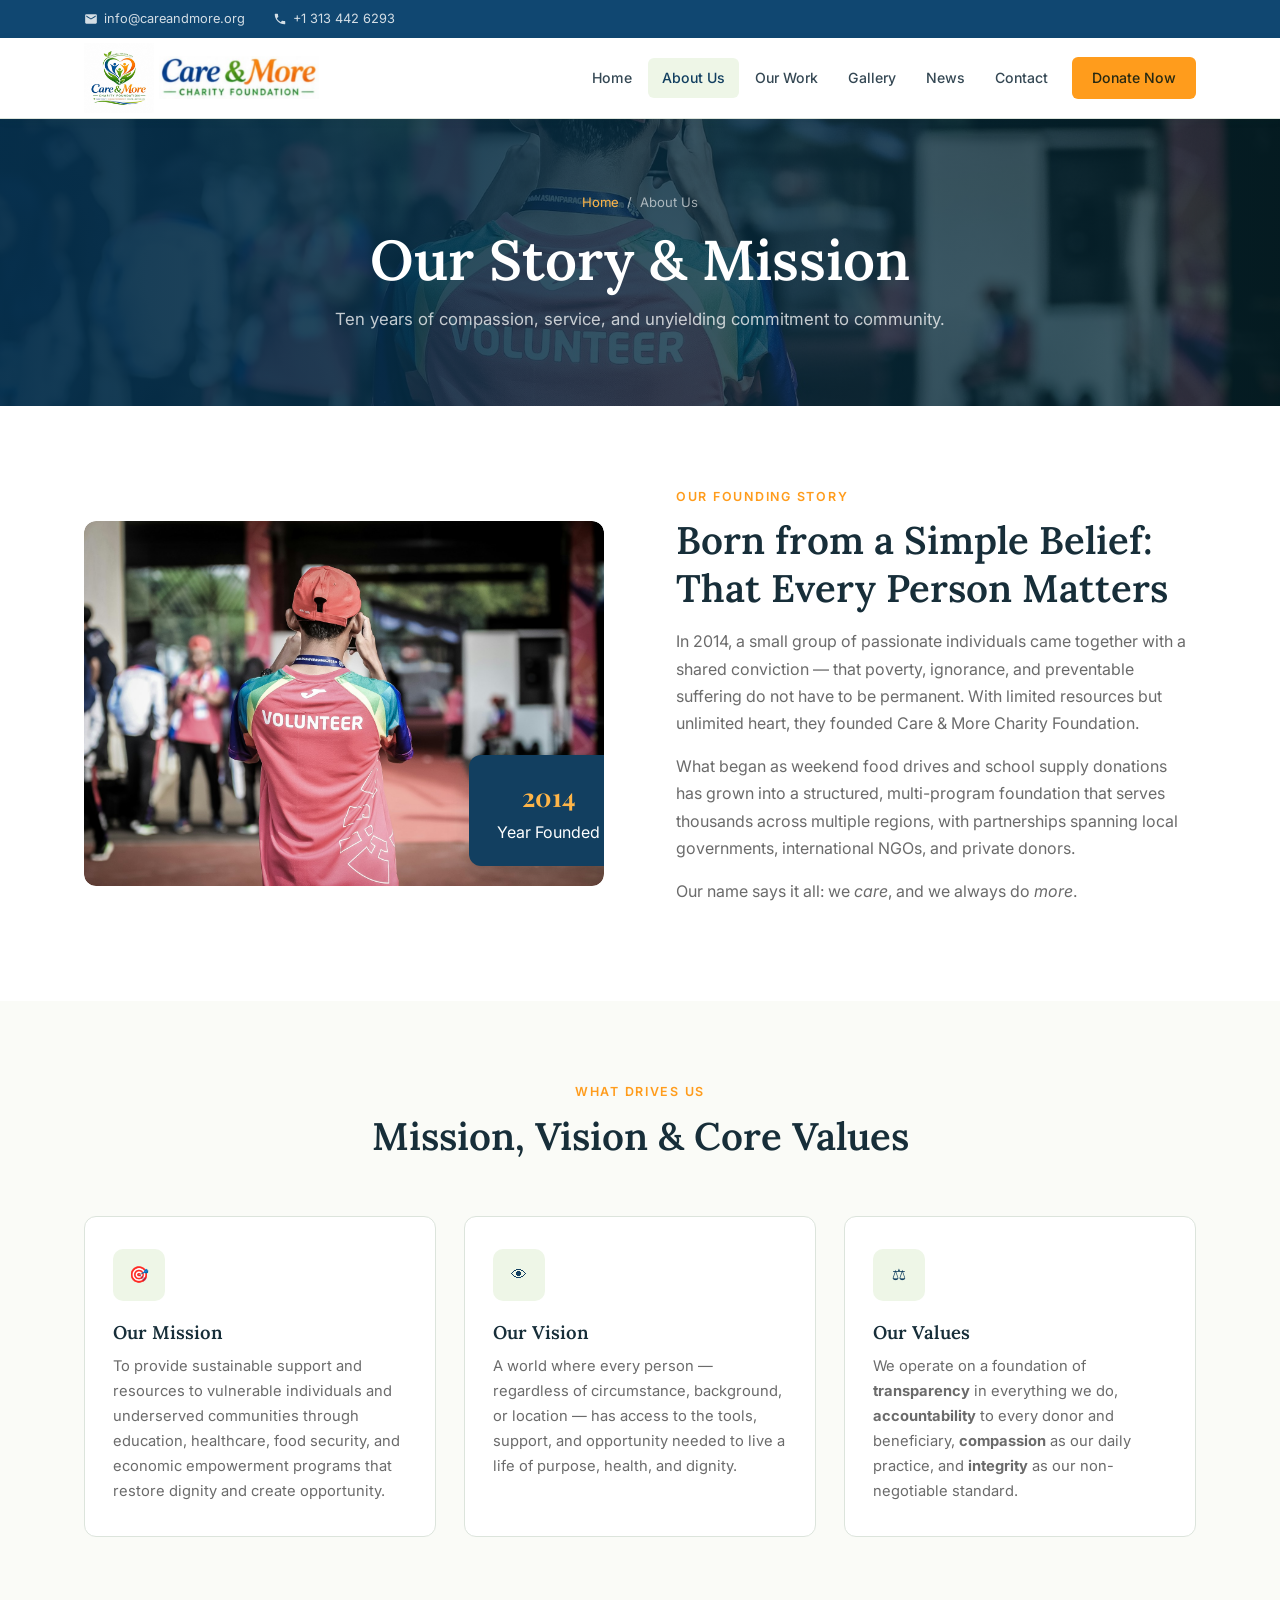
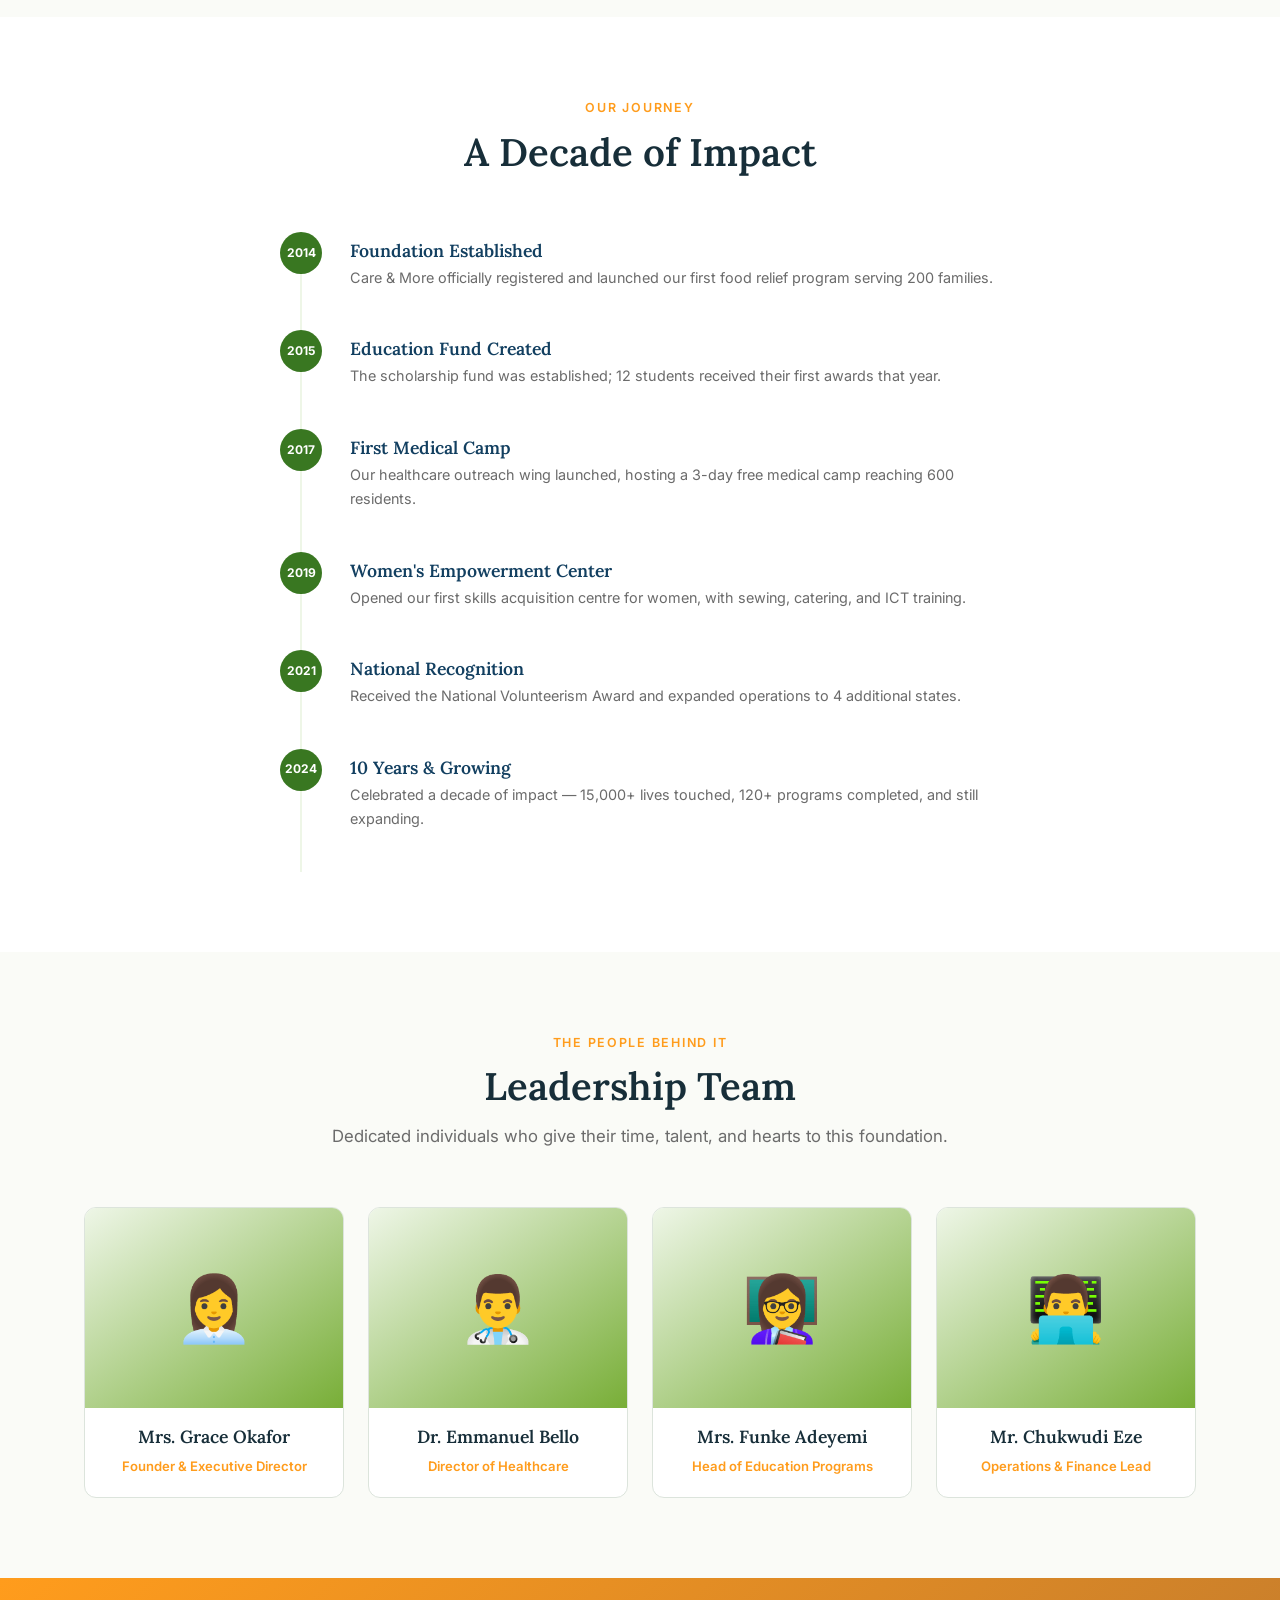
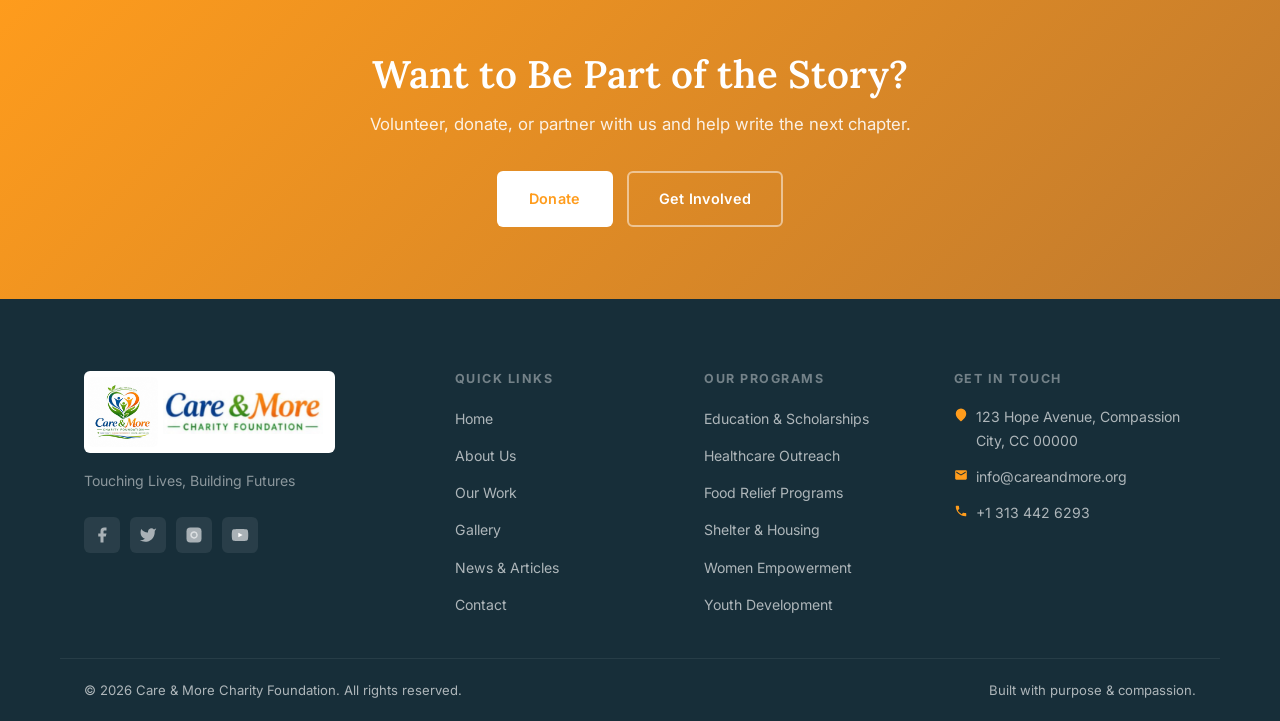
<file: about.html>
<!DOCTYPE html>

<html lang="en">
<head>
<meta charset="utf-8"/>
<meta content="width=device-width, initial-scale=1.0" name="viewport"/>
<title>About Us — Care &amp; More Charity Foundation</title>
<meta content="Learn the story, mission, and team behind Care &amp; More Charity Foundation." name="description"/>
<link href="https://fonts.googleapis.com" rel="preconnect"/>
<link href="https://fonts.googleapis.com/css2?family=Lora:ital,wght@0,400;0,600;1,400&amp;family=Inter:wght@400;500;600&amp;family=Playfair+Display:wght@700&amp;display=swap" rel="stylesheet"/>
<link href="assets/css/main.css" rel="stylesheet"/>
</head>
<body class="page-about">
<!-- Top bar -->
<div class="topbar">
<div class="topbar-inner">
<span><svg fill="currentColor" height="14" viewbox="0 0 24 24" width="14"><path d="M20 4H4c-1.1 0-2 .9-2 2v12c0 1.1.9 2 2 2h16c1.1 0 2-.9 2-2V6c0-1.1-.9-2-2-2zm0 4l-8 5-8-5V6l8 5 8-5v2z"></path></svg> info@careandmore.org</span>
<span><svg fill="currentColor" height="14" viewbox="0 0 24 24" width="14"><path d="M6.6 10.8c1.4 2.8 3.8 5.1 6.6 6.6l2.2-2.2c.3-.3.7-.4 1-.2 1.1.4 2.3.6 3.6.6.6 0 1 .4 1 1V20c0 .6-.4 1-1 1-9.4 0-17-7.6-17-17 0-.6.4-1 1-1h3.5c.6 0 1 .4 1 1 0 1.3.2 2.5.6 3.6.1.3 0 .7-.2 1L6.6 10.8z"></path></svg> <a href="tel:+13134426293">+1 313 442 6293</a></span>
</div>
</div>
<!-- Main nav -->
<header class="site-header">
<div class="header-inner">
<a class="logo-link" href="index.html"><img class="foundation-logo" src="assets/images/logo.png" alt=""><img class="foundation-name" src="assets/images/foundation-name.png" alt="Care &amp; More Charity Foundation — home"></a>
<button aria-label="Open menu" class="nav-toggle" onclick="document.body.classList.toggle('nav-open')">
<span></span><span></span><span></span>
</button>
<nav class="main-nav" role="navigation">
<a class="" href="index.html">Home</a>
<a class="active" href="about.html">About Us</a>
<a class="" href="services.html">Our Work</a>
<a class="" href="gallery.html">Gallery</a>
<a class="" href="news.html">News</a>
<a class="" href="contact.html">Contact</a>
<a class="nav-donate" href="donate.html">Donate Now</a>
</nav>
</div>
</header>
<div class="page-hero">
<div class="container">
<div class="breadcrumb"><a href="index.html">Home</a> <span>/</span> About Us</div>
<h1>Our Story &amp; Mission</h1>
<p>Ten years of compassion, service, and unyielding commitment to community.</p>
</div>
</div>
<!-- Mission & Vision -->
<section class="section">
<div class="container">
<div class="about-grid">
<div class="about-img-wrap">
<img alt="Volunteer helping at a community gathering" class="story-image" loading="lazy" src="assets/images/volunteers.jpg"/>
<div class="about-accent">
<strong style="color:var(--amber-light)">2014</strong>
<span>Year Founded</span>
</div>
</div>
<div class="about-content">
<span class="section-eyebrow">Our Founding Story</span>
<h2>Born from a Simple Belief: That Every Person Matters</h2>
<p>In 2014, a small group of passionate individuals came together with a shared conviction — that poverty, ignorance, and preventable suffering do not have to be permanent. With limited resources but unlimited heart, they founded Care &amp; More Charity Foundation.</p>
<p>What began as weekend food drives and school supply donations has grown into a structured, multi-program foundation that serves thousands across multiple regions, with partnerships spanning local governments, international NGOs, and private donors.</p>
<p>Our name says it all: we <em>care</em>, and we always do <em>more</em>.</p>
</div>
</div>
</div>
</section>
<!-- Mission / Vision / Values Cards -->
<section class="section section-alt">
<div class="container">
<div class="section-header">
<span class="section-eyebrow">What Drives Us</span>
<h2>Mission, Vision &amp; Core Values</h2>
</div>
<div class="services-grid">
<div class="service-card">
<div class="service-icon">🎯</div>
<h3>Our Mission</h3>
<p>To provide sustainable support and resources to vulnerable individuals and underserved communities through education, healthcare, food security, and economic empowerment programs that restore dignity and create opportunity.</p>
</div>
<div class="service-card">
<div class="service-icon">👁</div>
<h3>Our Vision</h3>
<p>A world where every person — regardless of circumstance, background, or location — has access to the tools, support, and opportunity needed to live a life of purpose, health, and dignity.</p>
</div>
<div class="service-card">
<div class="service-icon">⚖️</div>
<h3>Our Values</h3>
<p>We operate on a foundation of <strong>transparency</strong> in everything we do, <strong>accountability</strong> to every donor and beneficiary, <strong>compassion</strong> as our daily practice, and <strong>integrity</strong> as our non-negotiable standard.</p>
</div>
</div>
</div>
</section>
<!-- Timeline -->
<section class="section">
<div class="container">
<div class="section-header">
<span class="section-eyebrow">Our Journey</span>
<h2>A Decade of Impact</h2>
</div>
<div class="timeline">
<div class="timeline-item">
<div class="timeline-dot">2014</div>
<div class="timeline-content" style="padding-top:8px">
<h4>Foundation Established</h4>
<p>Care &amp; More officially registered and launched our first food relief program serving 200 families.</p>
</div>
</div>
<div class="timeline-item">
<div class="timeline-dot">2015</div>
<div class="timeline-content" style="padding-top:8px">
<h4>Education Fund Created</h4>
<p>The scholarship fund was established; 12 students received their first awards that year.</p>
</div>
</div>
<div class="timeline-item">
<div class="timeline-dot">2017</div>
<div class="timeline-content" style="padding-top:8px">
<h4>First Medical Camp</h4>
<p>Our healthcare outreach wing launched, hosting a 3-day free medical camp reaching 600 residents.</p>
</div>
</div>
<div class="timeline-item">
<div class="timeline-dot">2019</div>
<div class="timeline-content" style="padding-top:8px">
<h4>Women's Empowerment Center</h4>
<p>Opened our first skills acquisition centre for women, with sewing, catering, and ICT training.</p>
</div>
</div>
<div class="timeline-item">
<div class="timeline-dot">2021</div>
<div class="timeline-content" style="padding-top:8px">
<h4>National Recognition</h4>
<p>Received the National Volunteerism Award and expanded operations to 4 additional states.</p>
</div>
</div>
<div class="timeline-item">
<div class="timeline-dot">2024</div>
<div class="timeline-content" style="padding-top:8px">
<h4>10 Years &amp; Growing</h4>
<p>Celebrated a decade of impact — 15,000+ lives touched, 120+ programs completed, and still expanding.</p>
</div>
</div>
</div>
</div>
</section>
<!-- Team -->
<section class="section section-alt">
<div class="container">
<div class="section-header">
<span class="section-eyebrow">The People Behind It</span>
<h2>Leadership Team</h2>
<p>Dedicated individuals who give their time, talent, and hearts to this foundation.</p>
</div>
<div class="team-grid">
<div class="team-card">
<div class="team-avatar">👩‍💼</div>
<div class="team-info">
<h4>Mrs. Grace Okafor</h4>
<span>Founder &amp; Executive Director</span>
</div>
</div>
<div class="team-card">
<div class="team-avatar">👨‍⚕️</div>
<div class="team-info">
<h4>Dr. Emmanuel Bello</h4>
<span>Director of Healthcare</span>
</div>
</div>
<div class="team-card">
<div class="team-avatar">👩‍🏫</div>
<div class="team-info">
<h4>Mrs. Funke Adeyemi</h4>
<span>Head of Education Programs</span>
</div>
</div>
<div class="team-card">
<div class="team-avatar">👨‍💻</div>
<div class="team-info">
<h4>Mr. Chukwudi Eze</h4>
<span>Operations &amp; Finance Lead</span>
</div>
</div>
</div>
</div>
</section>
<section class="donate-cta">
<div class="container">
<h2>Want to Be Part of the Story?</h2>
<p>Volunteer, donate, or partner with us and help write the next chapter.</p>
<div style="display:flex;gap:14px;justify-content:center;flex-wrap:wrap">
<a class="btn" href="donate.html" style="background:var(--white);color:var(--amber)">Donate</a>
<a class="btn btn-outline" href="contact.html">Get Involved</a>
</div>
</div>
</section>
<footer class="site-footer">
<div class="footer-grid">
<div class="footer-brand">
<a class="logo-link footer-logo" href="index.html"><img class="foundation-logo" src="assets/images/logo.png" alt=""><img class="foundation-name" src="assets/images/foundation-name.png" alt="Care &amp; More Charity Foundation — home"></a>
<p>Touching Lives, Building Futures</p>
<div class="social-links">
<a aria-label="Facebook" class="social-btn" href="#">
<svg fill="currentColor" height="18" viewbox="0 0 24 24" width="18"><path d="M18 2h-3a5 5 0 0 0-5 5v3H7v4h3v8h4v-8h3l1-4h-4V7a1 1 0 0 1 1-1h3z"></path></svg>
</a>
<a aria-label="Twitter" class="social-btn" href="#">
<svg fill="currentColor" height="18" viewbox="0 0 24 24" width="18"><path d="M23 3a10.9 10.9 0 0 1-3.14 1.53 4.48 4.48 0 0 0-7.86 3v1A10.66 10.66 0 0 1 3 4s-4 9 5 13a11.64 11.64 0 0 1-7 2c9 5 20 0 20-11.5a4.5 4.5 0 0 0-.08-.83A7.72 7.72 0 0 0 23 3z"></path></svg>
</a>
<a aria-label="Instagram" class="social-btn" href="#">
<svg fill="currentColor" height="18" viewbox="0 0 24 24" width="18"><rect height="20" rx="5" ry="5" width="20" x="2" y="2"></rect><path d="M16 11.37A4 4 0 1 1 12.63 8 4 4 0 0 1 16 11.37z" fill="none" stroke="currentColor" stroke-width="2"></path><line stroke="currentColor" stroke-width="2" x1="17.5" x2="17.51" y1="6.5" y2="6.5"></line></svg>
</a>
<a aria-label="YouTube" class="social-btn" href="#">
<svg fill="currentColor" height="18" viewbox="0 0 24 24" width="18"><path d="M22.54 6.42a2.78 2.78 0 0 0-1.95-1.96C18.88 4 12 4 12 4s-6.88 0-8.59.46a2.78 2.78 0 0 0-1.95 1.96A29 29 0 0 0 1 12a29 29 0 0 0 .46 5.58A2.78 2.78 0 0 0 3.41 19.6C5.12 20 12 20 12 20s6.88 0 8.59-.4a2.78 2.78 0 0 0 1.95-1.95A29 29 0 0 0 23 12a29 29 0 0 0-.46-5.58z"></path><polygon fill="white" points="9.75 15.02 15.5 12 9.75 8.98 9.75 15.02"></polygon></svg>
</a>
</div>
</div>
<div class="footer-col">
<h4>Quick Links</h4>
<ul>
<li><a href="index.html">Home</a></li>
<li><a href="about.html">About Us</a></li>
<li><a href="services.html">Our Work</a></li>
<li><a href="gallery.html">Gallery</a></li>
<li><a href="news.html">News &amp; Articles</a></li>
<li><a href="contact.html">Contact</a></li>
</ul>
</div>
<div class="footer-col">
<h4>Our Programs</h4>
<ul>
<li><a href="#">Education &amp; Scholarships</a></li>
<li><a href="#">Healthcare Outreach</a></li>
<li><a href="#">Food Relief Programs</a></li>
<li><a href="#">Shelter &amp; Housing</a></li>
<li><a href="#">Women Empowerment</a></li>
<li><a href="#">Youth Development</a></li>
</ul>
</div>
<div class="footer-col">
<h4>Get in Touch</h4>
<address>
<p><svg fill="currentColor" height="14" viewbox="0 0 24 24" width="14"><path d="M21 10c0 7-9 13-9 13s-9-6-9-13a9 9 0 0 1 18 0z"></path><circle cx="12" cy="10" r="3"></circle></svg> 123 Hope Avenue, Compassion City, CC 00000</p>
<p><svg fill="currentColor" height="14" viewbox="0 0 24 24" width="14"><path d="M20 4H4c-1.1 0-2 .9-2 2v12c0 1.1.9 2 2 2h16c1.1 0 2-.9 2-2V6c0-1.1-.9-2-2-2zm0 4l-8 5-8-5V6l8 5 8-5v2z"></path></svg> info@careandmore.org</p>
<p><svg fill="currentColor" height="14" viewbox="0 0 24 24" width="14"><path d="M6.6 10.8c1.4 2.8 3.8 5.1 6.6 6.6l2.2-2.2c.3-.3.7-.4 1-.2 1.1.4 2.3.6 3.6.6.6 0 1 .4 1 1V20c0 .6-.4 1-1 1-9.4 0-17-7.6-17-17 0-.6.4-1 1-1h3.5c.6 0 1 .4 1 1 0 1.3.2 2.5.6 3.6.1.3 0 .7-.2 1L6.6 10.8z"></path></svg> <a href="tel:+13134426293">+1 313 442 6293</a></p>
</address>
</div>
</div>
<div class="footer-bottom">
<p>© 2026 Care &amp; More Charity Foundation. All rights reserved.</p>
<p>Built with purpose &amp; compassion.</p>
</div>
</footer>
<script src="assets/js/main.js"></script>
</body>
</html>
</file>
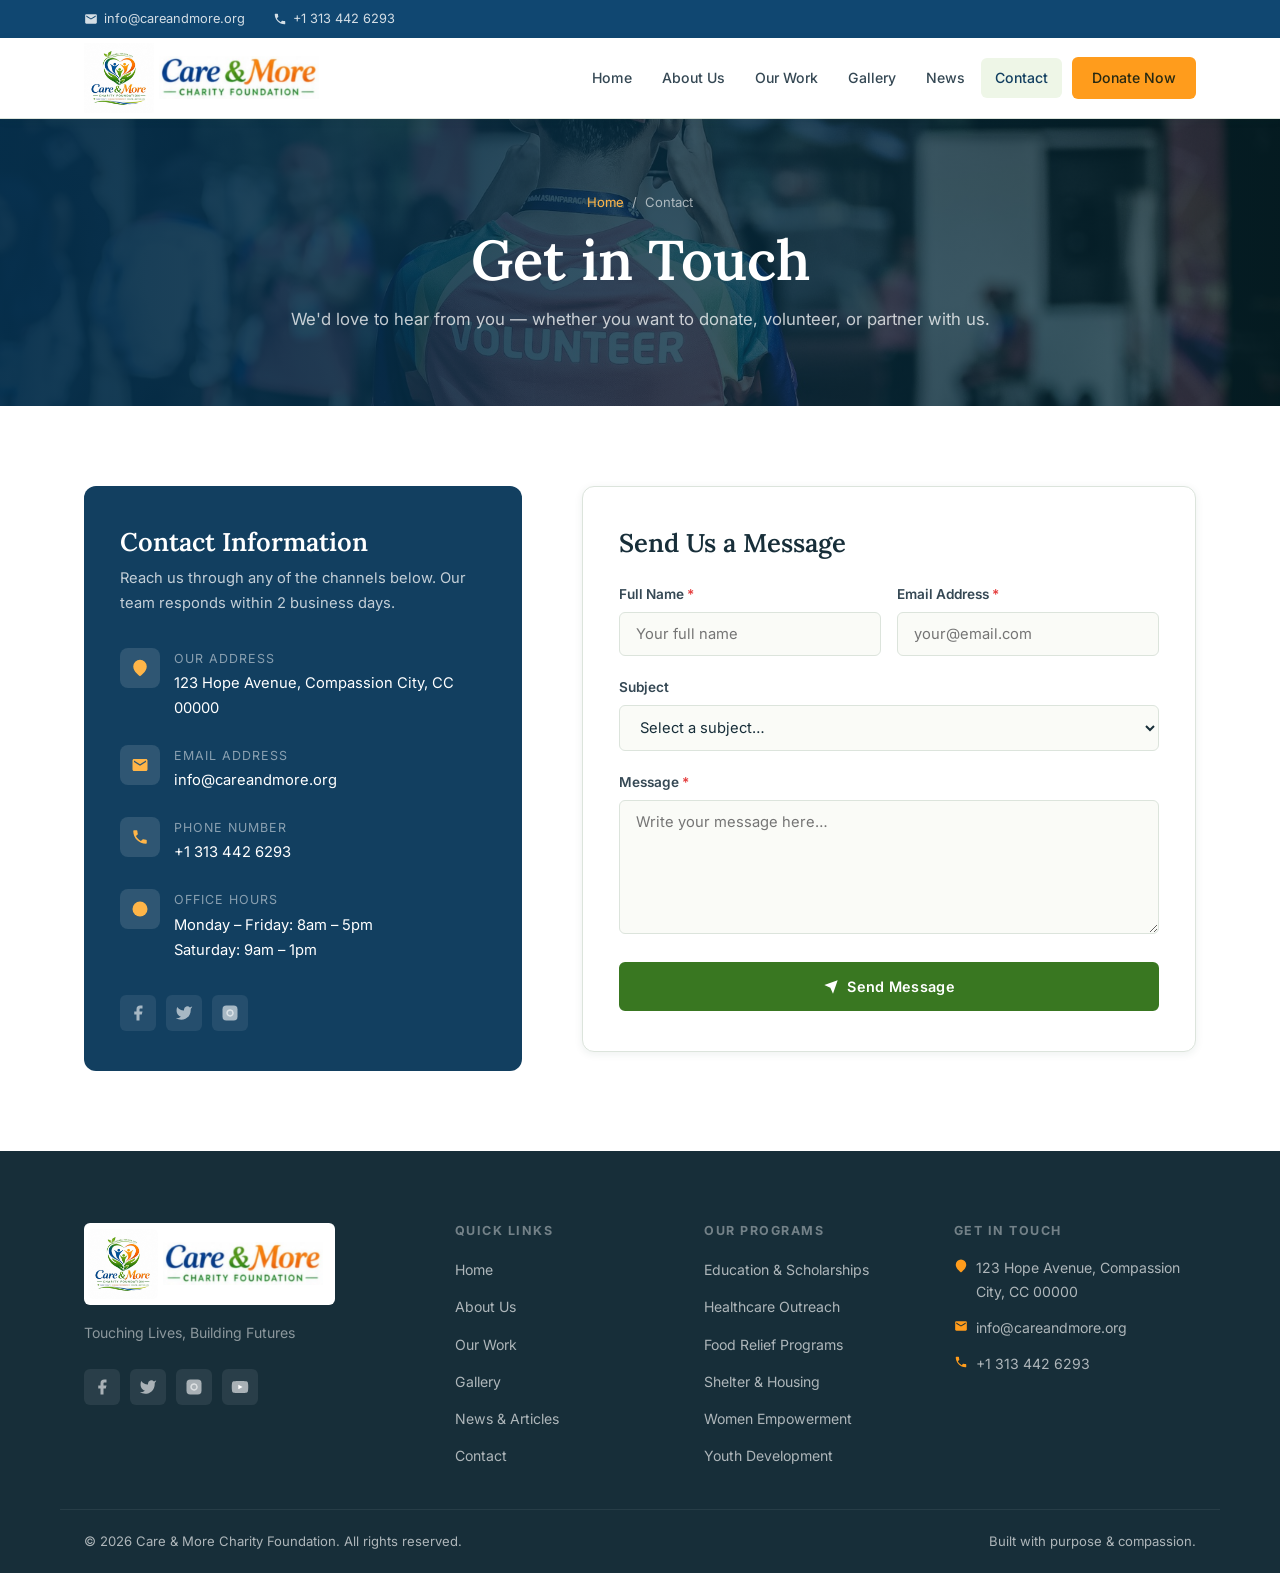
<file: contact.html>
<!DOCTYPE html>

<html lang="en">
<head>
<meta charset="utf-8"/>
<meta content="width=device-width, initial-scale=1.0" name="viewport"/>
<title>Contact Us — Care &amp; More Charity Foundation</title>
<meta content="Get in touch with Care &amp; More Charity Foundation." name="description"/>
<link href="https://fonts.googleapis.com" rel="preconnect"/>
<link href="https://fonts.googleapis.com/css2?family=Lora:ital,wght@0,400;0,600;1,400&amp;family=Inter:wght@400;500;600&amp;family=Playfair+Display:wght@700&amp;display=swap" rel="stylesheet"/>
<link href="assets/css/main.css" rel="stylesheet"/>
</head>
<body class="page-contact">
<!-- Top bar -->
<div class="topbar">
<div class="topbar-inner">
<span><svg fill="currentColor" height="14" viewbox="0 0 24 24" width="14"><path d="M20 4H4c-1.1 0-2 .9-2 2v12c0 1.1.9 2 2 2h16c1.1 0 2-.9 2-2V6c0-1.1-.9-2-2-2zm0 4l-8 5-8-5V6l8 5 8-5v2z"></path></svg> info@careandmore.org</span>
<span><svg fill="currentColor" height="14" viewbox="0 0 24 24" width="14"><path d="M6.6 10.8c1.4 2.8 3.8 5.1 6.6 6.6l2.2-2.2c.3-.3.7-.4 1-.2 1.1.4 2.3.6 3.6.6.6 0 1 .4 1 1V20c0 .6-.4 1-1 1-9.4 0-17-7.6-17-17 0-.6.4-1 1-1h3.5c.6 0 1 .4 1 1 0 1.3.2 2.5.6 3.6.1.3 0 .7-.2 1L6.6 10.8z"></path></svg> <a href="tel:+13134426293">+1 313 442 6293</a></span>
</div>
</div>
<!-- Main nav -->
<header class="site-header">
<div class="header-inner">
<a class="logo-link" href="index.html"><img class="foundation-logo" src="assets/images/logo.png" alt=""><img class="foundation-name" src="assets/images/foundation-name.png" alt="Care &amp; More Charity Foundation — home"></a>
<button aria-label="Open menu" class="nav-toggle" onclick="document.body.classList.toggle('nav-open')">
<span></span><span></span><span></span>
</button>
<nav class="main-nav" role="navigation">
<a class="" href="index.html">Home</a>
<a class="" href="about.html">About Us</a>
<a class="" href="services.html">Our Work</a>
<a class="" href="gallery.html">Gallery</a>
<a class="" href="news.html">News</a>
<a class="active" href="contact.html">Contact</a>
<a class="nav-donate" href="donate.html">Donate Now</a>
</nav>
</div>
</header>
<div class="page-hero">
<div class="container">
<div class="breadcrumb"><a href="index.html">Home</a> <span>/</span> Contact</div>
<h1>Get in Touch</h1>
<p>We'd love to hear from you — whether you want to donate, volunteer, or partner with us.</p>
</div>
</div>
<section class="section">
<div class="container">
<div class="contact-layout">
<!-- Info card -->
<div class="contact-info-card">
<h3>Contact Information</h3>
<p>Reach us through any of the channels below. Our team responds within 2 business days.</p>
<div class="contact-detail">
<div class="contact-detail-icon">
<svg fill="currentColor" height="18" viewbox="0 0 24 24" width="18"><path d="M21 10c0 7-9 13-9 13s-9-6-9-13a9 9 0 0 1 18 0z"></path><circle cx="12" cy="10" r="3"></circle></svg>
</div>
<div class="contact-detail-text">
<span>Our Address</span>
<p>123 Hope Avenue, Compassion City, CC 00000</p>
</div>
</div>
<div class="contact-detail">
<div class="contact-detail-icon">
<svg fill="currentColor" height="18" viewbox="0 0 24 24" width="18"><path d="M20 4H4c-1.1 0-2 .9-2 2v12c0 1.1.9 2 2 2h16c1.1 0 2-.9 2-2V6c0-1.1-.9-2-2-2zm0 4l-8 5-8-5V6l8 5 8-5v2z"></path></svg>
</div>
<div class="contact-detail-text">
<span>Email Address</span>
<p>info@careandmore.org</p>
</div>
</div>
<div class="contact-detail">
<div class="contact-detail-icon">
<svg fill="currentColor" height="18" viewbox="0 0 24 24" width="18"><path d="M6.6 10.8c1.4 2.8 3.8 5.1 6.6 6.6l2.2-2.2c.3-.3.7-.4 1-.2 1.1.4 2.3.6 3.6.6.6 0 1 .4 1 1V20c0 .6-.4 1-1 1-9.4 0-17-7.6-17-17 0-.6.4-1 1-1h3.5c.6 0 1 .4 1 1 0 1.3.2 2.5.6 3.6.1.3 0 .7-.2 1L6.6 10.8z"></path></svg>
</div>
<div class="contact-detail-text">
<span>Phone Number</span>
<p><a href="tel:+13134426293">+1 313 442 6293</a></p>
</div>
</div>
<div class="contact-detail">
<div class="contact-detail-icon">
<svg fill="currentColor" height="18" viewbox="0 0 24 24" width="18"><circle cx="12" cy="12" r="10"></circle><polyline points="12 6 12 12 16 14"></polyline></svg>
</div>
<div class="contact-detail-text">
<span>Office Hours</span>
<p>Monday – Friday: 8am – 5pm<br/>Saturday: 9am – 1pm</p>
</div>
</div>
<div class="social-links" style="margin-top:32px">
<a aria-label="Facebook" class="social-btn" href="#"><svg fill="currentColor" height="18" viewbox="0 0 24 24" width="18"><path d="M18 2h-3a5 5 0 0 0-5 5v3H7v4h3v8h4v-8h3l1-4h-4V7a1 1 0 0 1 1-1h3z"></path></svg></a>
<a aria-label="Twitter" class="social-btn" href="#"><svg fill="currentColor" height="18" viewbox="0 0 24 24" width="18"><path d="M23 3a10.9 10.9 0 0 1-3.14 1.53 4.48 4.48 0 0 0-7.86 3v1A10.66 10.66 0 0 1 3 4s-4 9 5 13a11.64 11.64 0 0 1-7 2c9 5 20 0 20-11.5a4.5 4.5 0 0 0-.08-.83A7.72 7.72 0 0 0 23 3z"></path></svg></a>
<a aria-label="Instagram" class="social-btn" href="#"><svg fill="currentColor" height="18" viewbox="0 0 24 24" width="18"><rect height="20" rx="5" ry="5" width="20" x="2" y="2"></rect><path d="M16 11.37A4 4 0 1 1 12.63 8 4 4 0 0 1 16 11.37z" fill="none" stroke="currentColor" stroke-width="2"></path></svg></a>
</div>
</div>
<!-- Contact form -->
<div class="form-card">
<h3>Send Us a Message</h3>
<form action="/thanks.html" data-netlify="true" method="POST" name="contact"><input name="form-name" type="hidden" value="contact"/>
<div class="form-row">
<div class="form-group">
<label for="name">Full Name <span style="color:#e53e3e">*</span></label>
<input id="name" name="name" placeholder="Your full name" required="" type="text" value=""/>
</div>
<div class="form-group">
<label for="email">Email Address <span style="color:#e53e3e">*</span></label>
<input id="email" name="email" placeholder="your@email.com" required="" type="email" value=""/>
</div>
</div>
<div class="form-group">
<label for="subject">Subject</label>
<select id="subject" name="subject">
<option value="">Select a subject…</option>
<option value="Donation Enquiry">Donation Enquiry</option>
<option value="Volunteer Interest">Volunteer Interest</option>
<option value="Partnership Proposal">Partnership Proposal</option>
<option value="Media / Press">Media / Press</option>
<option value="General Enquiry">General Enquiry</option>
</select>
</div>
<div class="form-group">
<label for="message">Message <span style="color:#e53e3e">*</span></label>
<textarea id="message" name="message" placeholder="Write your message here…" required="" rows="6"></textarea>
</div>
<button class="btn btn-green" style="width:100%;justify-content:center" type="submit">
<svg fill="currentColor" height="16" viewbox="0 0 24 24" width="16"><line x1="22" x2="11" y1="2" y2="13"></line><polygon points="22 2 15 22 11 13 2 9 22 2"></polygon></svg>
                        Send Message
                    </button>
</form>
</div>
</div>
</div>
</section>
<!-- Map placeholder -->
<footer class="site-footer">
<div class="footer-grid">
<div class="footer-brand">
<a class="logo-link footer-logo" href="index.html"><img class="foundation-logo" src="assets/images/logo.png" alt=""><img class="foundation-name" src="assets/images/foundation-name.png" alt="Care &amp; More Charity Foundation — home"></a>
<p>Touching Lives, Building Futures</p>
<div class="social-links">
<a aria-label="Facebook" class="social-btn" href="#">
<svg fill="currentColor" height="18" viewbox="0 0 24 24" width="18"><path d="M18 2h-3a5 5 0 0 0-5 5v3H7v4h3v8h4v-8h3l1-4h-4V7a1 1 0 0 1 1-1h3z"></path></svg>
</a>
<a aria-label="Twitter" class="social-btn" href="#">
<svg fill="currentColor" height="18" viewbox="0 0 24 24" width="18"><path d="M23 3a10.9 10.9 0 0 1-3.14 1.53 4.48 4.48 0 0 0-7.86 3v1A10.66 10.66 0 0 1 3 4s-4 9 5 13a11.64 11.64 0 0 1-7 2c9 5 20 0 20-11.5a4.5 4.5 0 0 0-.08-.83A7.72 7.72 0 0 0 23 3z"></path></svg>
</a>
<a aria-label="Instagram" class="social-btn" href="#">
<svg fill="currentColor" height="18" viewbox="0 0 24 24" width="18"><rect height="20" rx="5" ry="5" width="20" x="2" y="2"></rect><path d="M16 11.37A4 4 0 1 1 12.63 8 4 4 0 0 1 16 11.37z" fill="none" stroke="currentColor" stroke-width="2"></path><line stroke="currentColor" stroke-width="2" x1="17.5" x2="17.51" y1="6.5" y2="6.5"></line></svg>
</a>
<a aria-label="YouTube" class="social-btn" href="#">
<svg fill="currentColor" height="18" viewbox="0 0 24 24" width="18"><path d="M22.54 6.42a2.78 2.78 0 0 0-1.95-1.96C18.88 4 12 4 12 4s-6.88 0-8.59.46a2.78 2.78 0 0 0-1.95 1.96A29 29 0 0 0 1 12a29 29 0 0 0 .46 5.58A2.78 2.78 0 0 0 3.41 19.6C5.12 20 12 20 12 20s6.88 0 8.59-.4a2.78 2.78 0 0 0 1.95-1.95A29 29 0 0 0 23 12a29 29 0 0 0-.46-5.58z"></path><polygon fill="white" points="9.75 15.02 15.5 12 9.75 8.98 9.75 15.02"></polygon></svg>
</a>
</div>
</div>
<div class="footer-col">
<h4>Quick Links</h4>
<ul>
<li><a href="index.html">Home</a></li>
<li><a href="about.html">About Us</a></li>
<li><a href="services.html">Our Work</a></li>
<li><a href="gallery.html">Gallery</a></li>
<li><a href="news.html">News &amp; Articles</a></li>
<li><a href="contact.html">Contact</a></li>
</ul>
</div>
<div class="footer-col">
<h4>Our Programs</h4>
<ul>
<li><a href="#">Education &amp; Scholarships</a></li>
<li><a href="#">Healthcare Outreach</a></li>
<li><a href="#">Food Relief Programs</a></li>
<li><a href="#">Shelter &amp; Housing</a></li>
<li><a href="#">Women Empowerment</a></li>
<li><a href="#">Youth Development</a></li>
</ul>
</div>
<div class="footer-col">
<h4>Get in Touch</h4>
<address>
<p><svg fill="currentColor" height="14" viewbox="0 0 24 24" width="14"><path d="M21 10c0 7-9 13-9 13s-9-6-9-13a9 9 0 0 1 18 0z"></path><circle cx="12" cy="10" r="3"></circle></svg> 123 Hope Avenue, Compassion City, CC 00000</p>
<p><svg fill="currentColor" height="14" viewbox="0 0 24 24" width="14"><path d="M20 4H4c-1.1 0-2 .9-2 2v12c0 1.1.9 2 2 2h16c1.1 0 2-.9 2-2V6c0-1.1-.9-2-2-2zm0 4l-8 5-8-5V6l8 5 8-5v2z"></path></svg> info@careandmore.org</p>
<p><svg fill="currentColor" height="14" viewbox="0 0 24 24" width="14"><path d="M6.6 10.8c1.4 2.8 3.8 5.1 6.6 6.6l2.2-2.2c.3-.3.7-.4 1-.2 1.1.4 2.3.6 3.6.6.6 0 1 .4 1 1V20c0 .6-.4 1-1 1-9.4 0-17-7.6-17-17 0-.6.4-1 1-1h3.5c.6 0 1 .4 1 1 0 1.3.2 2.5.6 3.6.1.3 0 .7-.2 1L6.6 10.8z"></path></svg> <a href="tel:+13134426293">+1 313 442 6293</a></p>
</address>
</div>
</div>
<div class="footer-bottom">
<p>© 2026 Care &amp; More Charity Foundation. All rights reserved.</p>
<p>Built with purpose &amp; compassion.</p>
</div>
</footer>
<script src="assets/js/main.js"></script>
</body>
</html>
</file>
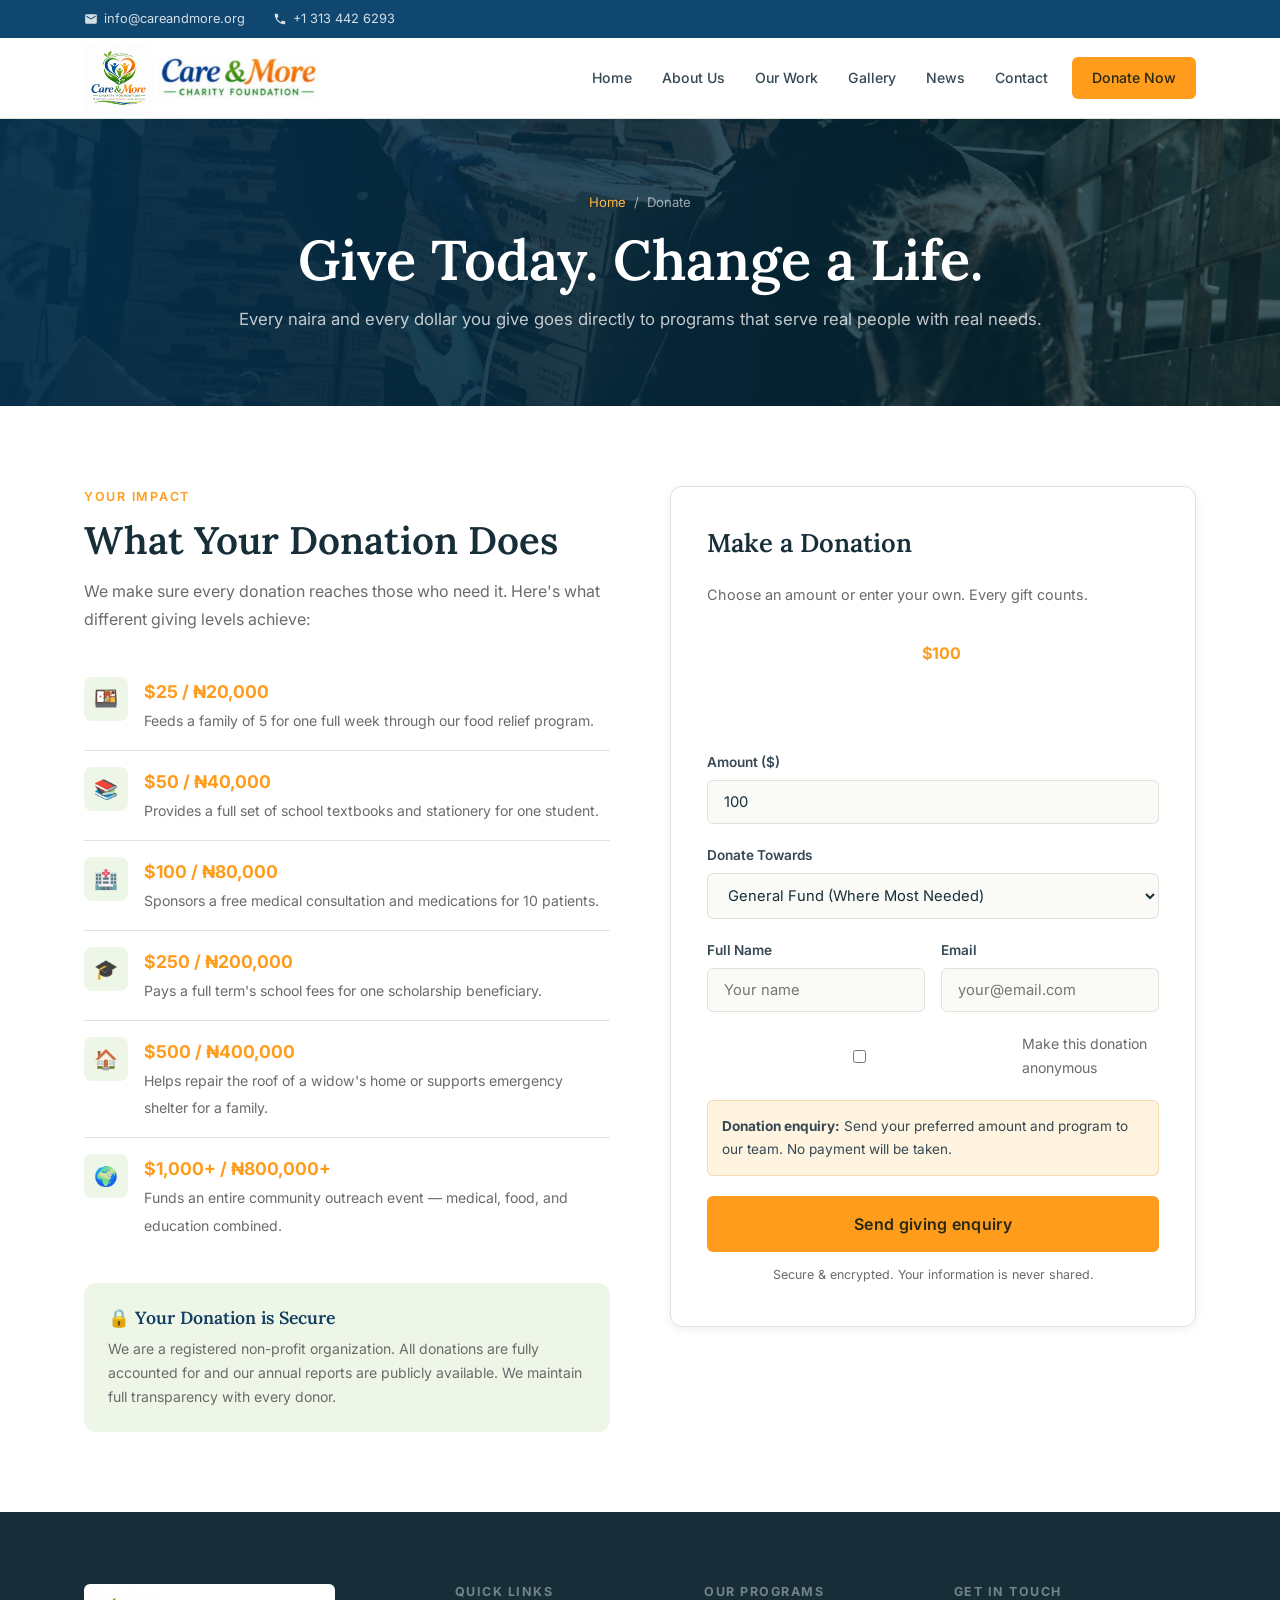
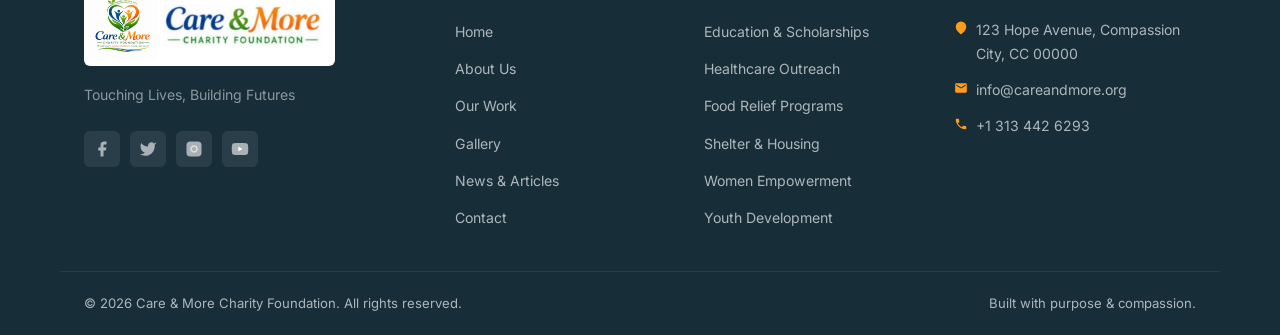
<file: donate.html>
<!DOCTYPE html>

<html lang="en">
<head>
<meta charset="utf-8"/>
<meta content="width=device-width, initial-scale=1.0" name="viewport"/>
<title>Donate — Care &amp; More Charity Foundation</title>
<meta content="Support Care &amp; More Charity Foundation with a donation today." name="description"/>
<link href="https://fonts.googleapis.com" rel="preconnect"/>
<link href="https://fonts.googleapis.com/css2?family=Lora:ital,wght@0,400;0,600;1,400&amp;family=Inter:wght@400;500;600&amp;family=Playfair+Display:wght@700&amp;display=swap" rel="stylesheet"/>
<link href="assets/css/main.css" rel="stylesheet"/>
</head>
<body class="page-donate">
<!-- Top bar -->
<div class="topbar">
<div class="topbar-inner">
<span><svg fill="currentColor" height="14" viewbox="0 0 24 24" width="14"><path d="M20 4H4c-1.1 0-2 .9-2 2v12c0 1.1.9 2 2 2h16c1.1 0 2-.9 2-2V6c0-1.1-.9-2-2-2zm0 4l-8 5-8-5V6l8 5 8-5v2z"></path></svg> info@careandmore.org</span>
<span><svg fill="currentColor" height="14" viewbox="0 0 24 24" width="14"><path d="M6.6 10.8c1.4 2.8 3.8 5.1 6.6 6.6l2.2-2.2c.3-.3.7-.4 1-.2 1.1.4 2.3.6 3.6.6.6 0 1 .4 1 1V20c0 .6-.4 1-1 1-9.4 0-17-7.6-17-17 0-.6.4-1 1-1h3.5c.6 0 1 .4 1 1 0 1.3.2 2.5.6 3.6.1.3 0 .7-.2 1L6.6 10.8z"></path></svg> <a href="tel:+13134426293">+1 313 442 6293</a></span>
</div>
</div>
<!-- Main nav -->
<header class="site-header">
<div class="header-inner">
<a class="logo-link" href="index.html"><img class="foundation-logo" src="assets/images/logo.png" alt=""><img class="foundation-name" src="assets/images/foundation-name.png" alt="Care &amp; More Charity Foundation — home"></a>
<button aria-label="Open menu" class="nav-toggle" onclick="document.body.classList.toggle('nav-open')">
<span></span><span></span><span></span>
</button>
<nav class="main-nav" role="navigation">
<a class="" href="index.html">Home</a>
<a class="" href="about.html">About Us</a>
<a class="" href="services.html">Our Work</a>
<a class="" href="gallery.html">Gallery</a>
<a class="" href="news.html">News</a>
<a class="" href="contact.html">Contact</a>
<a class="nav-donate" href="donate.html">Donate Now</a>
</nav>
</div>
</header>
<div class="page-hero">
<div class="container">
<div class="breadcrumb"><a href="index.html">Home</a> <span>/</span> Donate</div>
<h1>Give Today. Change a Life.</h1>
<p>Every naira and every dollar you give goes directly to programs that serve real people with real needs.</p>
</div>
</div>
<section class="section">
<div class="container">
<div class="donate-layout">
<!-- Left: Impact info -->
<div class="donate-info">
<span class="section-eyebrow">Your Impact</span>
<h2>What Your Donation Does</h2>
<p>We make sure every donation reaches those who need it. Here's what different giving levels achieve:</p>
<div class="impact-list">
<div class="impact-row">
<div class="impact-icon">🍱</div>
<div class="impact-row-text">
<strong>$25 / ₦20,000</strong>
<span>Feeds a family of 5 for one full week through our food relief program.</span>
</div>
</div>
<div class="impact-row">
<div class="impact-icon">📚</div>
<div class="impact-row-text">
<strong>$50 / ₦40,000</strong>
<span>Provides a full set of school textbooks and stationery for one student.</span>
</div>
</div>
<div class="impact-row">
<div class="impact-icon">🏥</div>
<div class="impact-row-text">
<strong>$100 / ₦80,000</strong>
<span>Sponsors a free medical consultation and medications for 10 patients.</span>
</div>
</div>
<div class="impact-row">
<div class="impact-icon">🎓</div>
<div class="impact-row-text">
<strong>$250 / ₦200,000</strong>
<span>Pays a full term's school fees for one scholarship beneficiary.</span>
</div>
</div>
<div class="impact-row">
<div class="impact-icon">🏠</div>
<div class="impact-row-text">
<strong>$500 / ₦400,000</strong>
<span>Helps repair the roof of a widow's home or supports emergency shelter for a family.</span>
</div>
</div>
<div class="impact-row">
<div class="impact-icon">🌍</div>
<div class="impact-row-text">
<strong>$1,000+ / ₦800,000+</strong>
<span>Funds an entire community outreach event — medical, food, and education combined.</span>
</div>
</div>
</div>
<div style="background:var(--green-pale);border-radius:var(--radius-lg);padding:24px;margin-top:8px">
<h4 style="color:var(--green-deep);margin-bottom:8px">🔒 Your Donation is Secure</h4>
<p style="font-size:0.88rem;color:var(--ink-soft);margin:0">We are a registered non-profit organization. All donations are fully accounted for and our annual reports are publicly available. We maintain full transparency with every donor.</p>
</div>
</div>
<!-- Right: Donation form -->
<div class="form-card" style="position:sticky;top:90px">
<h3>Make a Donation</h3>
<p style="color:var(--ink-soft);font-size:0.9rem;margin-bottom:24px">Choose an amount or enter your own. Every gift counts.</p>
<div class="donate-amounts" style="justify-content:flex-start;margin-bottom:20px">
<button class="donate-pill" data-amount="25">$25</button>
<button class="donate-pill" data-amount="50">$50</button>
<button class="donate-pill selected" data-amount="100">$100</button>
<button class="donate-pill" data-amount="250">$250</button>
<button class="donate-pill" data-amount="500">$500</button>
</div>
<form action="/thanks.html" data-netlify="true" method="POST" name="giving-enquiry"><input name="form-name" type="hidden" value="giving-enquiry"/>
<div class="form-group">
<label for="donate-amount">Amount ($)</label>
<input id="donate-amount" min="1" name="amount" placeholder="Enter amount" type="number" value="100"/>
</div>
<div class="form-group">
<label for="program">Donate Towards</label>
<select id="program" name="program">
<option value="general">General Fund (Where Most Needed)</option>
<option value="education">Education &amp; Scholarships</option>
<option value="health">Healthcare Outreach</option>
<option value="food">Food Relief</option>
<option value="shelter">Shelter &amp; Housing</option>
<option value="women">Women Empowerment</option>
<option value="youth">Youth Development</option>
</select>
</div>
<div class="form-row">
<div class="form-group">
<label for="donor-name">Full Name</label>
<input id="donor-name" name="donor_name" placeholder="Your name" type="text"/>
</div>
<div class="form-group">
<label for="donor-email">Email</label>
<input id="donor-email" name="donor_email" placeholder="your@email.com" required="" type="email"/>
</div>
</div>
<div class="form-group">
<label style="display:flex;align-items:center;gap:10px;font-weight:400;cursor:pointer">
<input name="anonymous" type="checkbox" value="1"/>
<span style="font-size:0.88rem;color:var(--ink-soft)">Make this donation anonymous</span>
</label>
</div>
<!-- Payment note -->
<div style="background:var(--amber-pale);border:1px solid rgba(212,137,58,0.25);border-radius:var(--radius);padding:14px;margin-bottom:20px;font-size:0.85rem;color:var(--ink-mid)">
<strong>Donation enquiry:</strong> Send your preferred amount and program to our team. No payment will be taken.</div>
<button class="btn btn-primary" style="width:100%;justify-content:center;font-size:1rem;padding:16px" type="submit">
                        Send giving enquiry
                    </button>
<p style="font-size:0.78rem;color:var(--ink-soft);text-align:center;margin-top:12px">Secure &amp; encrypted. Your information is never shared.</p>
</form>
</div>
</div>
</div>
</section>
<footer class="site-footer">
<div class="footer-grid">
<div class="footer-brand">
<a class="logo-link footer-logo" href="index.html"><img class="foundation-logo" src="assets/images/logo.png" alt=""><img class="foundation-name" src="assets/images/foundation-name.png" alt="Care &amp; More Charity Foundation — home"></a>
<p>Touching Lives, Building Futures</p>
<div class="social-links">
<a aria-label="Facebook" class="social-btn" href="#">
<svg fill="currentColor" height="18" viewbox="0 0 24 24" width="18"><path d="M18 2h-3a5 5 0 0 0-5 5v3H7v4h3v8h4v-8h3l1-4h-4V7a1 1 0 0 1 1-1h3z"></path></svg>
</a>
<a aria-label="Twitter" class="social-btn" href="#">
<svg fill="currentColor" height="18" viewbox="0 0 24 24" width="18"><path d="M23 3a10.9 10.9 0 0 1-3.14 1.53 4.48 4.48 0 0 0-7.86 3v1A10.66 10.66 0 0 1 3 4s-4 9 5 13a11.64 11.64 0 0 1-7 2c9 5 20 0 20-11.5a4.5 4.5 0 0 0-.08-.83A7.72 7.72 0 0 0 23 3z"></path></svg>
</a>
<a aria-label="Instagram" class="social-btn" href="#">
<svg fill="currentColor" height="18" viewbox="0 0 24 24" width="18"><rect height="20" rx="5" ry="5" width="20" x="2" y="2"></rect><path d="M16 11.37A4 4 0 1 1 12.63 8 4 4 0 0 1 16 11.37z" fill="none" stroke="currentColor" stroke-width="2"></path><line stroke="currentColor" stroke-width="2" x1="17.5" x2="17.51" y1="6.5" y2="6.5"></line></svg>
</a>
<a aria-label="YouTube" class="social-btn" href="#">
<svg fill="currentColor" height="18" viewbox="0 0 24 24" width="18"><path d="M22.54 6.42a2.78 2.78 0 0 0-1.95-1.96C18.88 4 12 4 12 4s-6.88 0-8.59.46a2.78 2.78 0 0 0-1.95 1.96A29 29 0 0 0 1 12a29 29 0 0 0 .46 5.58A2.78 2.78 0 0 0 3.41 19.6C5.12 20 12 20 12 20s6.88 0 8.59-.4a2.78 2.78 0 0 0 1.95-1.95A29 29 0 0 0 23 12a29 29 0 0 0-.46-5.58z"></path><polygon fill="white" points="9.75 15.02 15.5 12 9.75 8.98 9.75 15.02"></polygon></svg>
</a>
</div>
</div>
<div class="footer-col">
<h4>Quick Links</h4>
<ul>
<li><a href="index.html">Home</a></li>
<li><a href="about.html">About Us</a></li>
<li><a href="services.html">Our Work</a></li>
<li><a href="gallery.html">Gallery</a></li>
<li><a href="news.html">News &amp; Articles</a></li>
<li><a href="contact.html">Contact</a></li>
</ul>
</div>
<div class="footer-col">
<h4>Our Programs</h4>
<ul>
<li><a href="#">Education &amp; Scholarships</a></li>
<li><a href="#">Healthcare Outreach</a></li>
<li><a href="#">Food Relief Programs</a></li>
<li><a href="#">Shelter &amp; Housing</a></li>
<li><a href="#">Women Empowerment</a></li>
<li><a href="#">Youth Development</a></li>
</ul>
</div>
<div class="footer-col">
<h4>Get in Touch</h4>
<address>
<p><svg fill="currentColor" height="14" viewbox="0 0 24 24" width="14"><path d="M21 10c0 7-9 13-9 13s-9-6-9-13a9 9 0 0 1 18 0z"></path><circle cx="12" cy="10" r="3"></circle></svg> 123 Hope Avenue, Compassion City, CC 00000</p>
<p><svg fill="currentColor" height="14" viewbox="0 0 24 24" width="14"><path d="M20 4H4c-1.1 0-2 .9-2 2v12c0 1.1.9 2 2 2h16c1.1 0 2-.9 2-2V6c0-1.1-.9-2-2-2zm0 4l-8 5-8-5V6l8 5 8-5v2z"></path></svg> info@careandmore.org</p>
<p><svg fill="currentColor" height="14" viewbox="0 0 24 24" width="14"><path d="M6.6 10.8c1.4 2.8 3.8 5.1 6.6 6.6l2.2-2.2c.3-.3.7-.4 1-.2 1.1.4 2.3.6 3.6.6.6 0 1 .4 1 1V20c0 .6-.4 1-1 1-9.4 0-17-7.6-17-17 0-.6.4-1 1-1h3.5c.6 0 1 .4 1 1 0 1.3.2 2.5.6 3.6.1.3 0 .7-.2 1L6.6 10.8z"></path></svg> <a href="tel:+13134426293">+1 313 442 6293</a></p>
</address>
</div>
</div>
<div class="footer-bottom">
<p>© 2026 Care &amp; More Charity Foundation. All rights reserved.</p>
<p>Built with purpose &amp; compassion.</p>
</div>
</footer>
<script src="assets/js/main.js"></script>
</body>
</html>
</file>
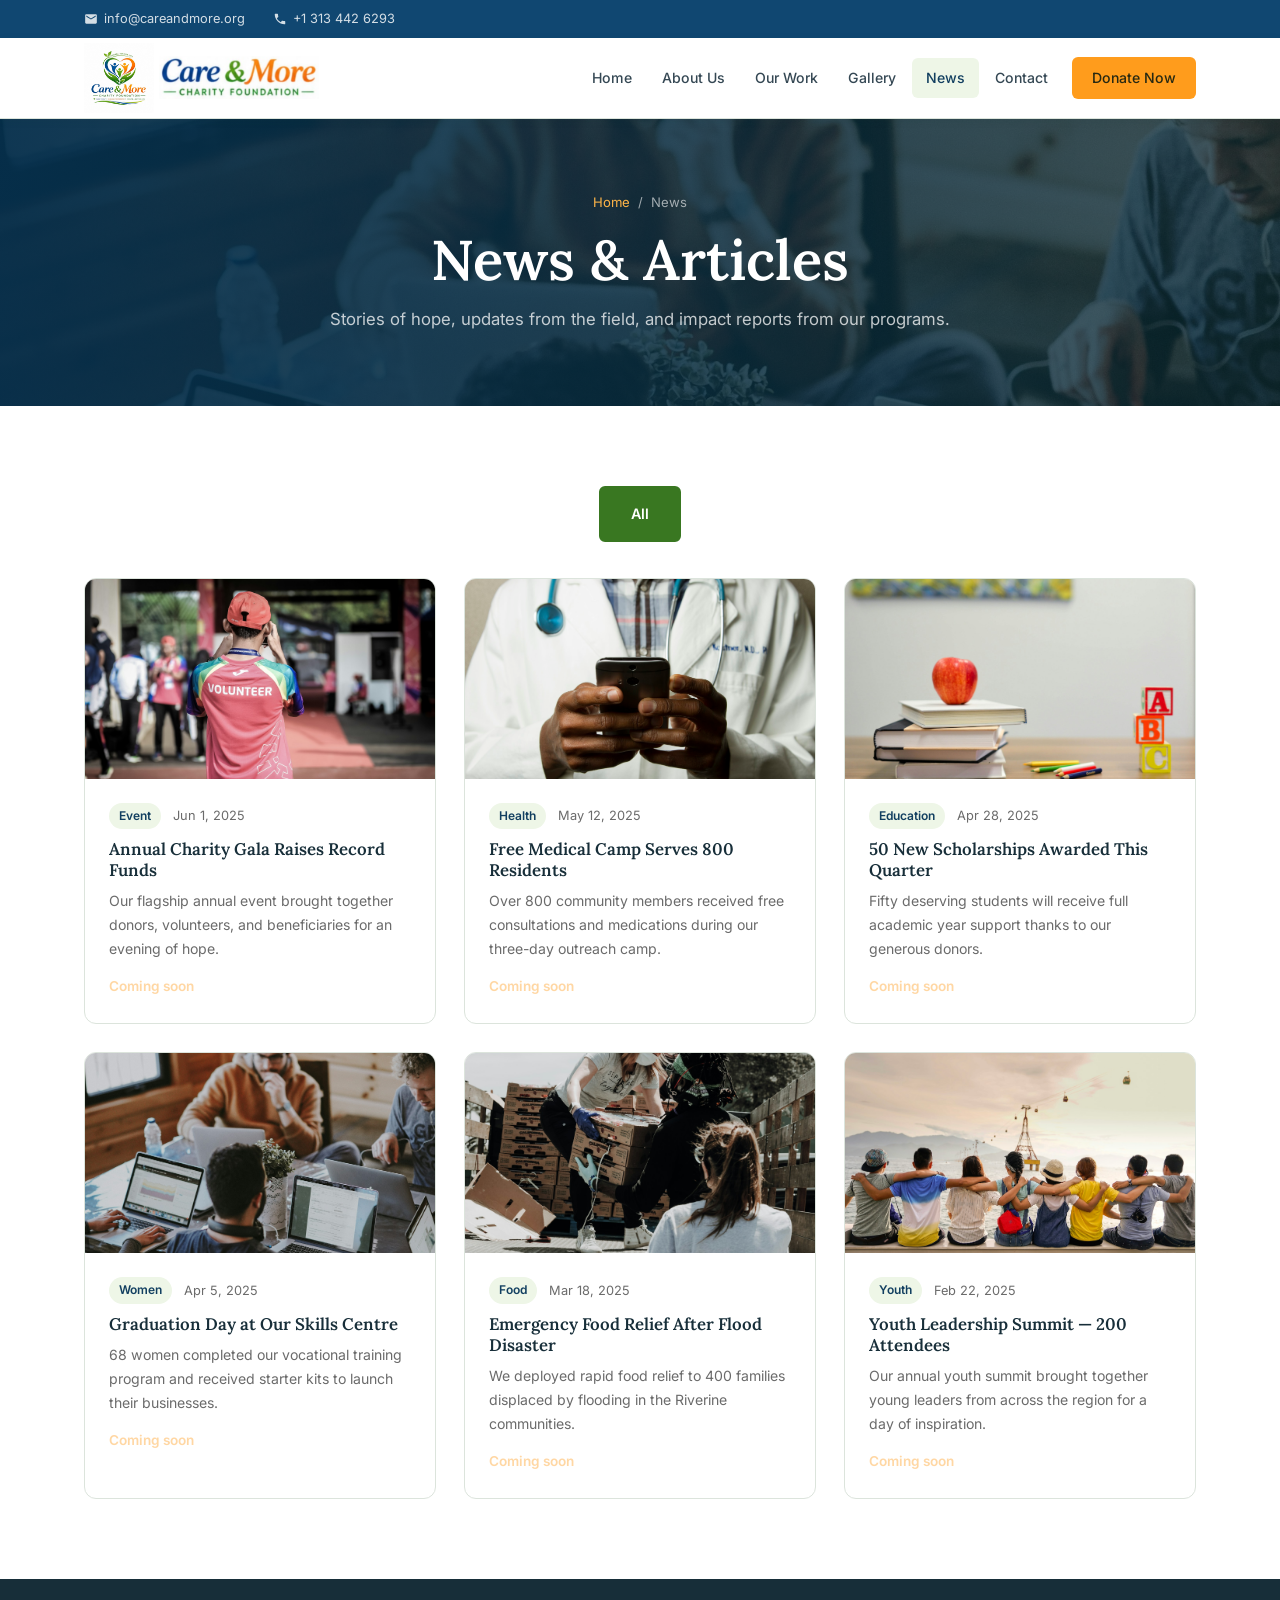
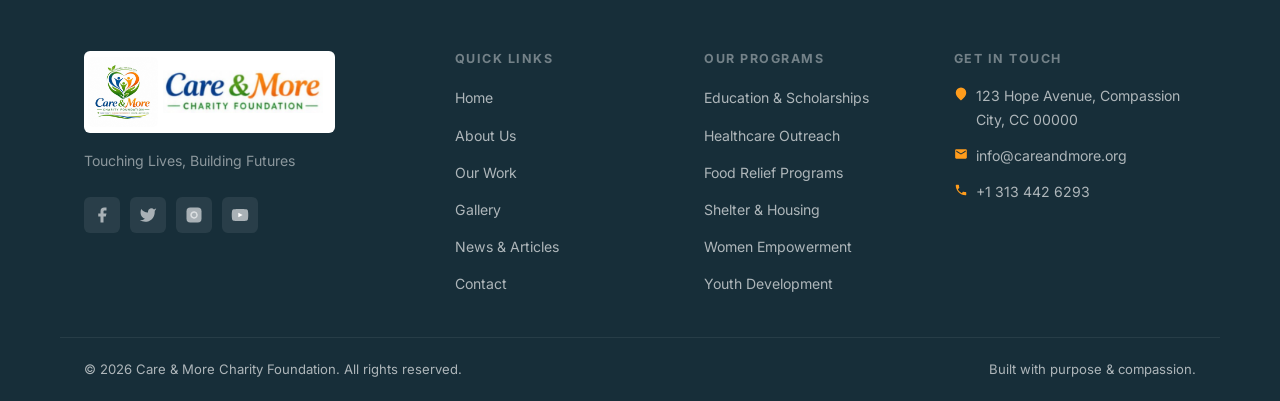
<file: news.html>
<!DOCTYPE html>

<html lang="en">
<head>
<meta charset="utf-8"/>
<meta content="width=device-width, initial-scale=1.0" name="viewport"/>
<title>News &amp; Articles — Care &amp; More Charity Foundation</title>
<meta content="Latest news, stories, and articles from Care &amp; More Charity Foundation." name="description"/>
<link href="https://fonts.googleapis.com" rel="preconnect"/>
<link href="https://fonts.googleapis.com/css2?family=Lora:ital,wght@0,400;0,600;1,400&amp;family=Inter:wght@400;500;600&amp;family=Playfair+Display:wght@700&amp;display=swap" rel="stylesheet"/>
<link href="assets/css/main.css" rel="stylesheet"/>
</head>
<body class="page-news">
<!-- Top bar -->
<div class="topbar">
<div class="topbar-inner">
<span><svg fill="currentColor" height="14" viewbox="0 0 24 24" width="14"><path d="M20 4H4c-1.1 0-2 .9-2 2v12c0 1.1.9 2 2 2h16c1.1 0 2-.9 2-2V6c0-1.1-.9-2-2-2zm0 4l-8 5-8-5V6l8 5 8-5v2z"></path></svg> info@careandmore.org</span>
<span><svg fill="currentColor" height="14" viewbox="0 0 24 24" width="14"><path d="M6.6 10.8c1.4 2.8 3.8 5.1 6.6 6.6l2.2-2.2c.3-.3.7-.4 1-.2 1.1.4 2.3.6 3.6.6.6 0 1 .4 1 1V20c0 .6-.4 1-1 1-9.4 0-17-7.6-17-17 0-.6.4-1 1-1h3.5c.6 0 1 .4 1 1 0 1.3.2 2.5.6 3.6.1.3 0 .7-.2 1L6.6 10.8z"></path></svg> <a href="tel:+13134426293">+1 313 442 6293</a></span>
</div>
</div>
<!-- Main nav -->
<header class="site-header">
<div class="header-inner">
<a class="logo-link" href="index.html"><img class="foundation-logo" src="assets/images/logo.png" alt=""><img class="foundation-name" src="assets/images/foundation-name.png" alt="Care &amp; More Charity Foundation — home"></a>
<button aria-label="Open menu" class="nav-toggle" onclick="document.body.classList.toggle('nav-open')">
<span></span><span></span><span></span>
</button>
<nav class="main-nav" role="navigation">
<a class="" href="index.html">Home</a>
<a class="" href="about.html">About Us</a>
<a class="" href="services.html">Our Work</a>
<a class="" href="gallery.html">Gallery</a>
<a class="active" href="news.html">News</a>
<a class="" href="contact.html">Contact</a>
<a class="nav-donate" href="donate.html">Donate Now</a>
</nav>
</div>
</header>
<div class="page-hero">
<div class="container">
<div class="breadcrumb"><a href="index.html">Home</a> <span>/</span> News</div>
<h1>News &amp; Articles</h1>
<p>Stories of hope, updates from the field, and impact reports from our programs.</p>
</div>
</div>
<section class="section">
<div class="container">
<!-- Category filter -->
<div style="display:flex;gap:10px;flex-wrap:wrap;margin-bottom:36px;justify-content:center">
<a class="btn btn-green" href="?" style="">All</a>
</div>
<div class="news-grid">
<!-- Placeholder articles -->
<div class="news-card">
<div class="news-card-img"><img alt="Volunteer helping at a community gathering" class="" loading="lazy" src="assets/images/volunteers.jpg"/></div>
<div class="news-card-body">
<div class="news-card-meta">
<span class="news-tag">Event</span>
<span>Jun 1, 2025</span>
</div>
<h3>Annual Charity Gala Raises Record Funds</h3>
<p>Our flagship annual event brought together donors, volunteers, and beneficiaries for an evening of hope.</p>
<span class="read-more" style="opacity:0.4;cursor:default">Coming soon</span>
</div>
</div>
<div class="news-card">
<div class="news-card-img"><img alt="A healthcare professional wearing a stethoscope" class="" loading="lazy" src="assets/images/health.jpg"/></div>
<div class="news-card-body">
<div class="news-card-meta">
<span class="news-tag">Health</span>
<span>May 12, 2025</span>
</div>
<h3>Free Medical Camp Serves 800 Residents</h3>
<p>Over 800 community members received free consultations and medications during our three-day outreach camp.</p>
<span class="read-more" style="opacity:0.4;cursor:default">Coming soon</span>
</div>
</div>
<div class="news-card">
<div class="news-card-img"><img alt="School books, an apple and learning blocks" class="" loading="lazy" src="assets/images/learning.jpg"/></div>
<div class="news-card-body">
<div class="news-card-meta">
<span class="news-tag">Education</span>
<span>Apr 28, 2025</span>
</div>
<h3>50 New Scholarships Awarded This Quarter</h3>
<p>Fifty deserving students will receive full academic year support thanks to our generous donors.</p>
<span class="read-more" style="opacity:0.4;cursor:default">Coming soon</span>
</div>
</div>
<div class="news-card">
<div class="news-card-img"><img alt="People collaborating around a table" class="" loading="lazy" src="assets/images/skills.jpg"/></div>
<div class="news-card-body">
<div class="news-card-meta">
<span class="news-tag">Women</span>
<span>Apr 5, 2025</span>
</div>
<h3>Graduation Day at Our Skills Centre</h3>
<p>68 women completed our vocational training program and received starter kits to launch their businesses.</p>
<span class="read-more" style="opacity:0.4;cursor:default">Coming soon</span>
</div>
</div>
<div class="news-card">
<div class="news-card-img"><img alt="Volunteers distributing grocery boxes" class="" loading="lazy" src="assets/images/food.jpg"/></div>
<div class="news-card-body">
<div class="news-card-meta">
<span class="news-tag">Food</span>
<span>Mar 18, 2025</span>
</div>
<h3>Emergency Food Relief After Flood Disaster</h3>
<p>We deployed rapid food relief to 400 families displaced by flooding in the Riverine communities.</p>
<span class="read-more" style="opacity:0.4;cursor:default">Coming soon</span>
</div>
</div>
<div class="news-card">
<div class="news-card-img"><img alt="Young people sitting together outdoors" class="" loading="lazy" src="assets/images/youth.jpg"/></div>
<div class="news-card-body">
<div class="news-card-meta">
<span class="news-tag">Youth</span>
<span>Feb 22, 2025</span>
</div>
<h3>Youth Leadership Summit — 200 Attendees</h3>
<p>Our annual youth summit brought together young leaders from across the region for a day of inspiration.</p>
<span class="read-more" style="opacity:0.4;cursor:default">Coming soon</span>
</div>
</div>
</div>
</div>
</section>
<footer class="site-footer">
<div class="footer-grid">
<div class="footer-brand">
<a class="logo-link footer-logo" href="index.html"><img class="foundation-logo" src="assets/images/logo.png" alt=""><img class="foundation-name" src="assets/images/foundation-name.png" alt="Care &amp; More Charity Foundation — home"></a>
<p>Touching Lives, Building Futures</p>
<div class="social-links">
<a aria-label="Facebook" class="social-btn" href="#">
<svg fill="currentColor" height="18" viewbox="0 0 24 24" width="18"><path d="M18 2h-3a5 5 0 0 0-5 5v3H7v4h3v8h4v-8h3l1-4h-4V7a1 1 0 0 1 1-1h3z"></path></svg>
</a>
<a aria-label="Twitter" class="social-btn" href="#">
<svg fill="currentColor" height="18" viewbox="0 0 24 24" width="18"><path d="M23 3a10.9 10.9 0 0 1-3.14 1.53 4.48 4.48 0 0 0-7.86 3v1A10.66 10.66 0 0 1 3 4s-4 9 5 13a11.64 11.64 0 0 1-7 2c9 5 20 0 20-11.5a4.5 4.5 0 0 0-.08-.83A7.72 7.72 0 0 0 23 3z"></path></svg>
</a>
<a aria-label="Instagram" class="social-btn" href="#">
<svg fill="currentColor" height="18" viewbox="0 0 24 24" width="18"><rect height="20" rx="5" ry="5" width="20" x="2" y="2"></rect><path d="M16 11.37A4 4 0 1 1 12.63 8 4 4 0 0 1 16 11.37z" fill="none" stroke="currentColor" stroke-width="2"></path><line stroke="currentColor" stroke-width="2" x1="17.5" x2="17.51" y1="6.5" y2="6.5"></line></svg>
</a>
<a aria-label="YouTube" class="social-btn" href="#">
<svg fill="currentColor" height="18" viewbox="0 0 24 24" width="18"><path d="M22.54 6.42a2.78 2.78 0 0 0-1.95-1.96C18.88 4 12 4 12 4s-6.88 0-8.59.46a2.78 2.78 0 0 0-1.95 1.96A29 29 0 0 0 1 12a29 29 0 0 0 .46 5.58A2.78 2.78 0 0 0 3.41 19.6C5.12 20 12 20 12 20s6.88 0 8.59-.4a2.78 2.78 0 0 0 1.95-1.95A29 29 0 0 0 23 12a29 29 0 0 0-.46-5.58z"></path><polygon fill="white" points="9.75 15.02 15.5 12 9.75 8.98 9.75 15.02"></polygon></svg>
</a>
</div>
</div>
<div class="footer-col">
<h4>Quick Links</h4>
<ul>
<li><a href="index.html">Home</a></li>
<li><a href="about.html">About Us</a></li>
<li><a href="services.html">Our Work</a></li>
<li><a href="gallery.html">Gallery</a></li>
<li><a href="news.html">News &amp; Articles</a></li>
<li><a href="contact.html">Contact</a></li>
</ul>
</div>
<div class="footer-col">
<h4>Our Programs</h4>
<ul>
<li><a href="#">Education &amp; Scholarships</a></li>
<li><a href="#">Healthcare Outreach</a></li>
<li><a href="#">Food Relief Programs</a></li>
<li><a href="#">Shelter &amp; Housing</a></li>
<li><a href="#">Women Empowerment</a></li>
<li><a href="#">Youth Development</a></li>
</ul>
</div>
<div class="footer-col">
<h4>Get in Touch</h4>
<address>
<p><svg fill="currentColor" height="14" viewbox="0 0 24 24" width="14"><path d="M21 10c0 7-9 13-9 13s-9-6-9-13a9 9 0 0 1 18 0z"></path><circle cx="12" cy="10" r="3"></circle></svg> 123 Hope Avenue, Compassion City, CC 00000</p>
<p><svg fill="currentColor" height="14" viewbox="0 0 24 24" width="14"><path d="M20 4H4c-1.1 0-2 .9-2 2v12c0 1.1.9 2 2 2h16c1.1 0 2-.9 2-2V6c0-1.1-.9-2-2-2zm0 4l-8 5-8-5V6l8 5 8-5v2z"></path></svg> info@careandmore.org</p>
<p><svg fill="currentColor" height="14" viewbox="0 0 24 24" width="14"><path d="M6.6 10.8c1.4 2.8 3.8 5.1 6.6 6.6l2.2-2.2c.3-.3.7-.4 1-.2 1.1.4 2.3.6 3.6.6.6 0 1 .4 1 1V20c0 .6-.4 1-1 1-9.4 0-17-7.6-17-17 0-.6.4-1 1-1h3.5c.6 0 1 .4 1 1 0 1.3.2 2.5.6 3.6.1.3 0 .7-.2 1L6.6 10.8z"></path></svg> <a href="tel:+13134426293">+1 313 442 6293</a></p>
</address>
</div>
</div>
<div class="footer-bottom">
<p>© 2026 Care &amp; More Charity Foundation. All rights reserved.</p>
<p>Built with purpose &amp; compassion.</p>
</div>
</footer>
<script src="assets/js/main.js"></script>
</body>
</html>
</file>
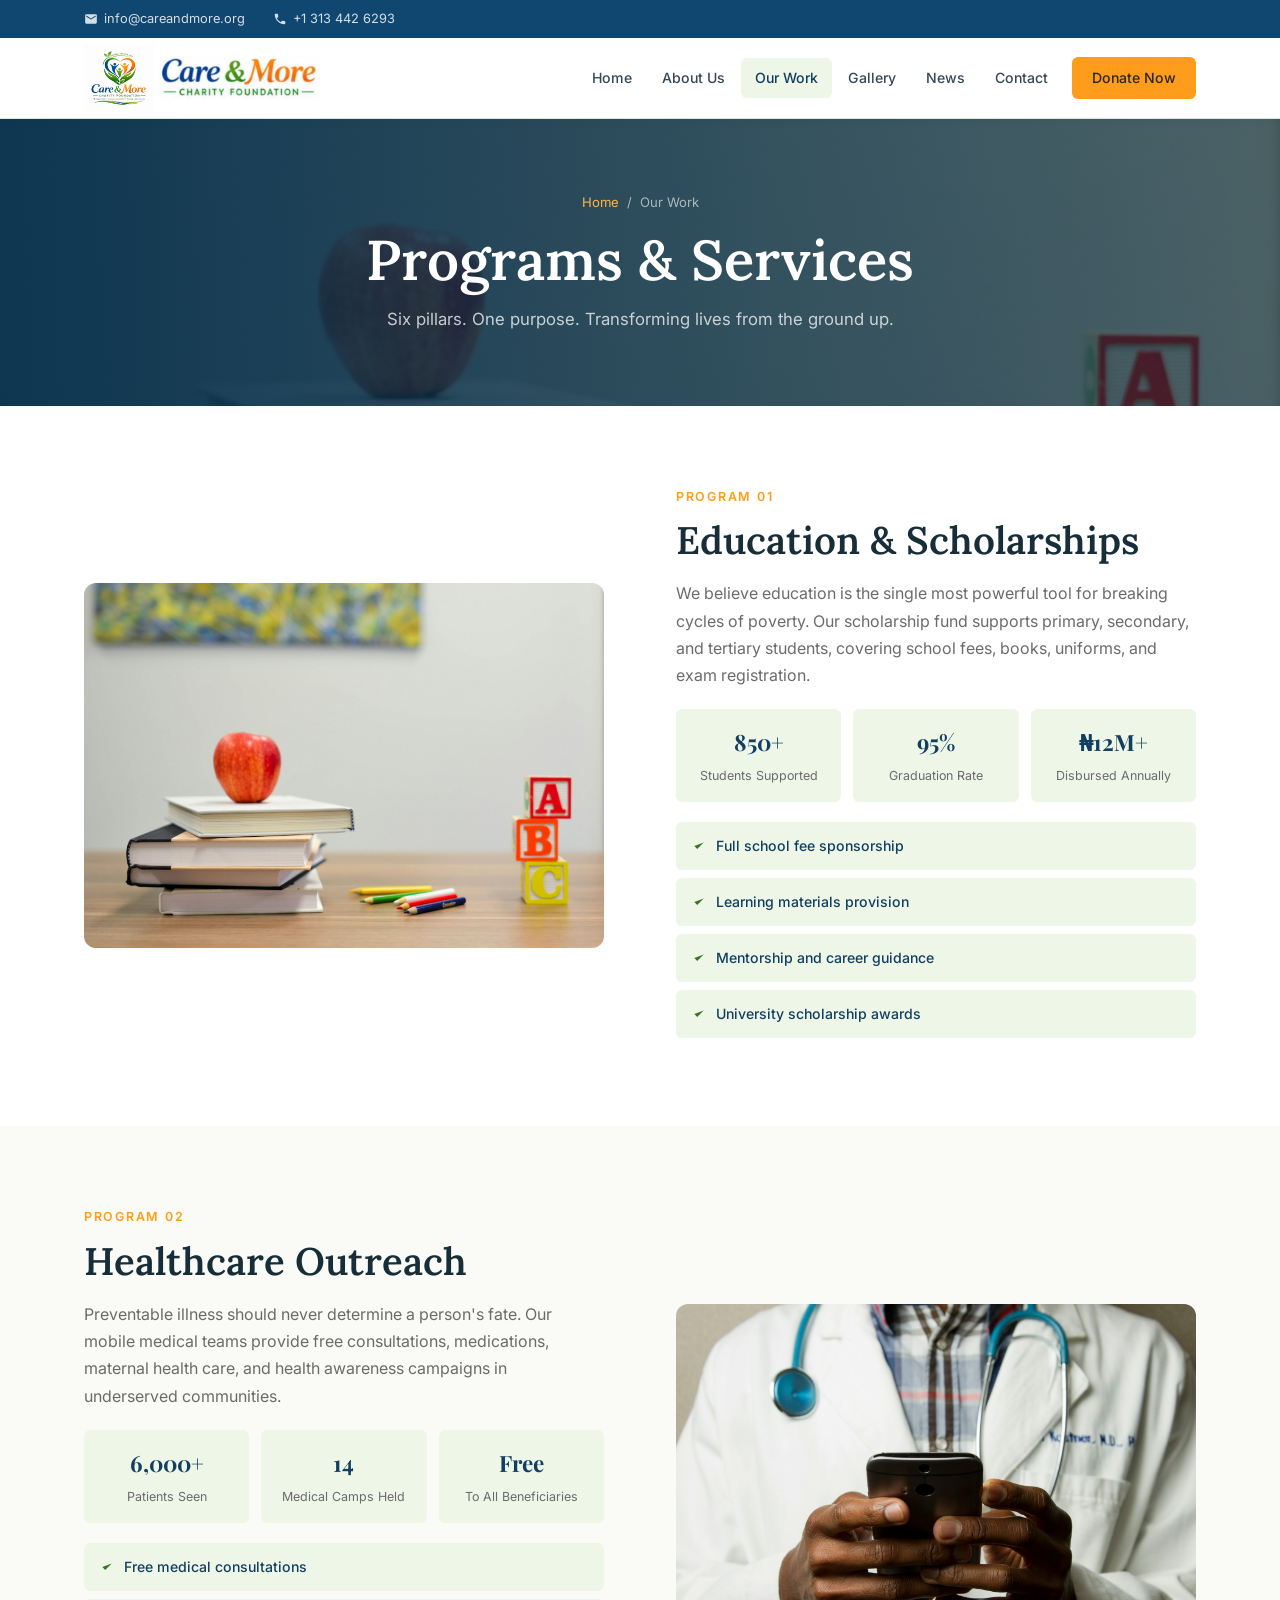
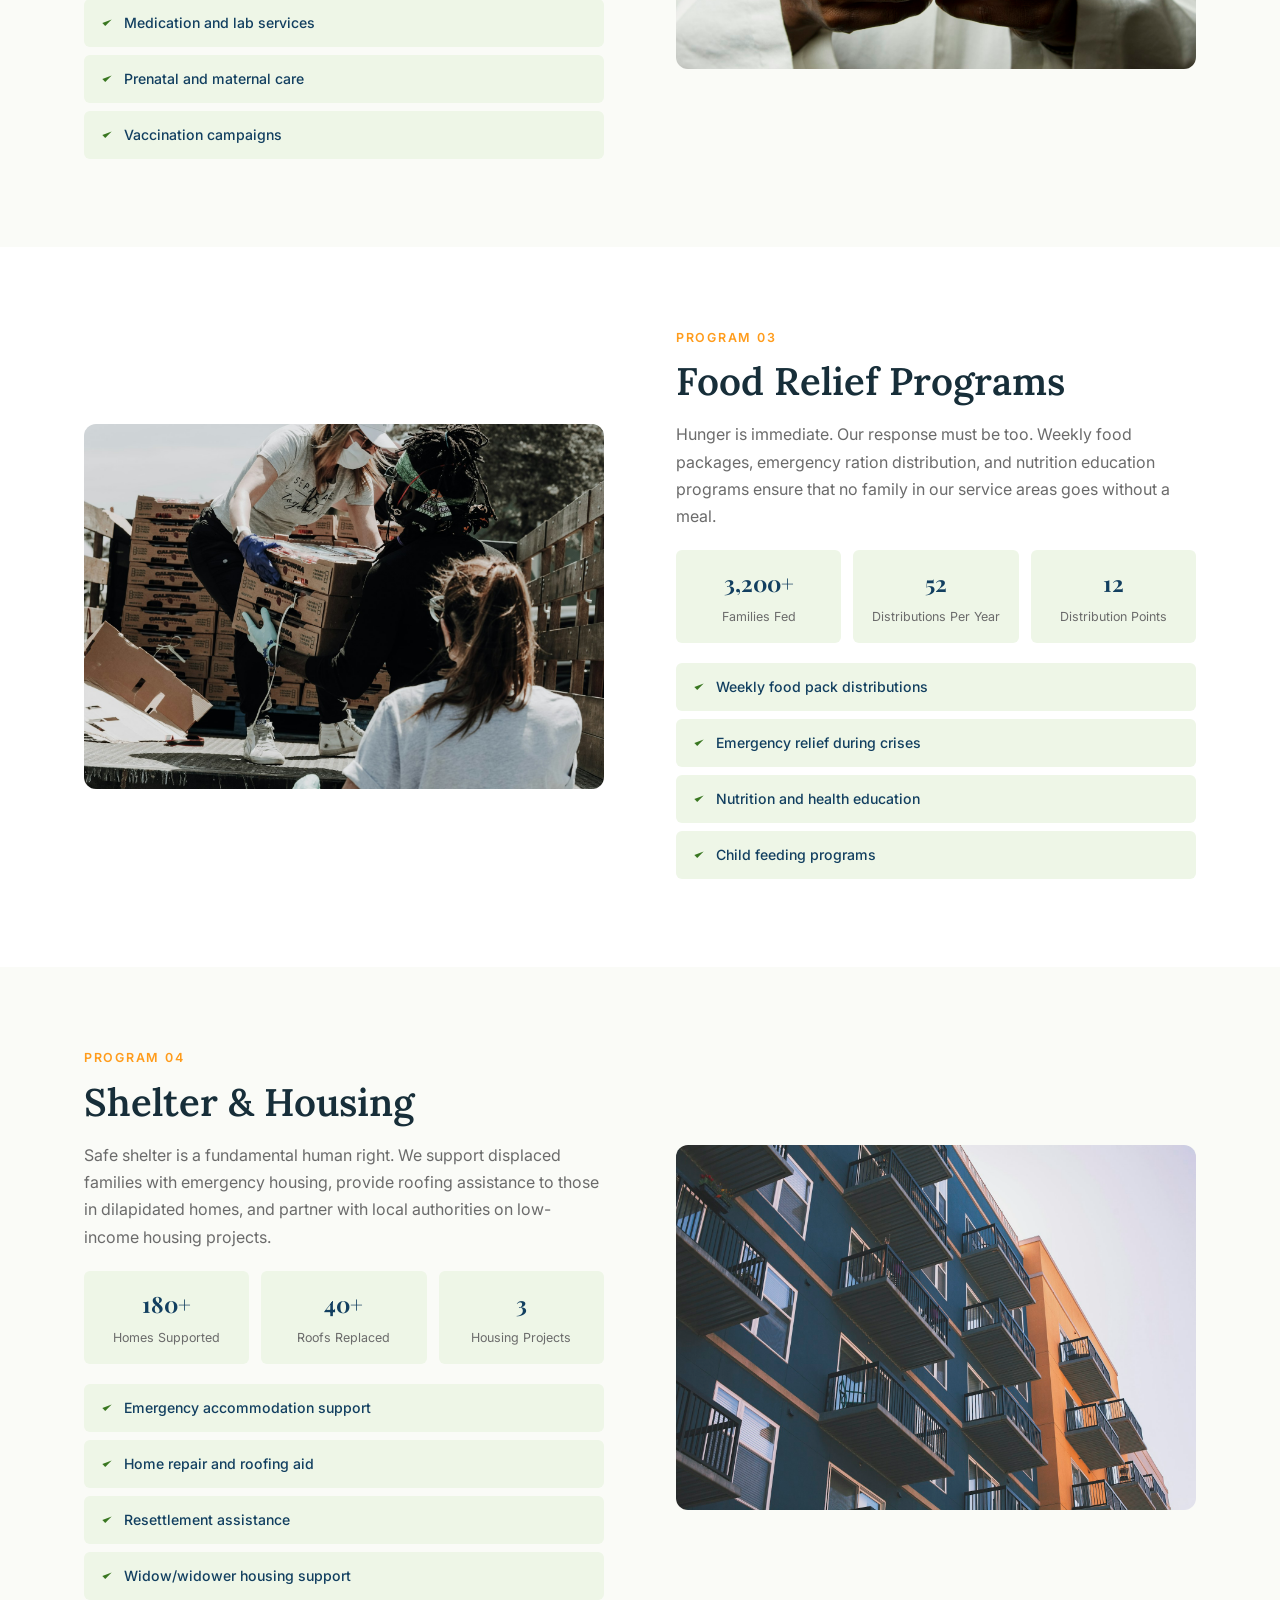
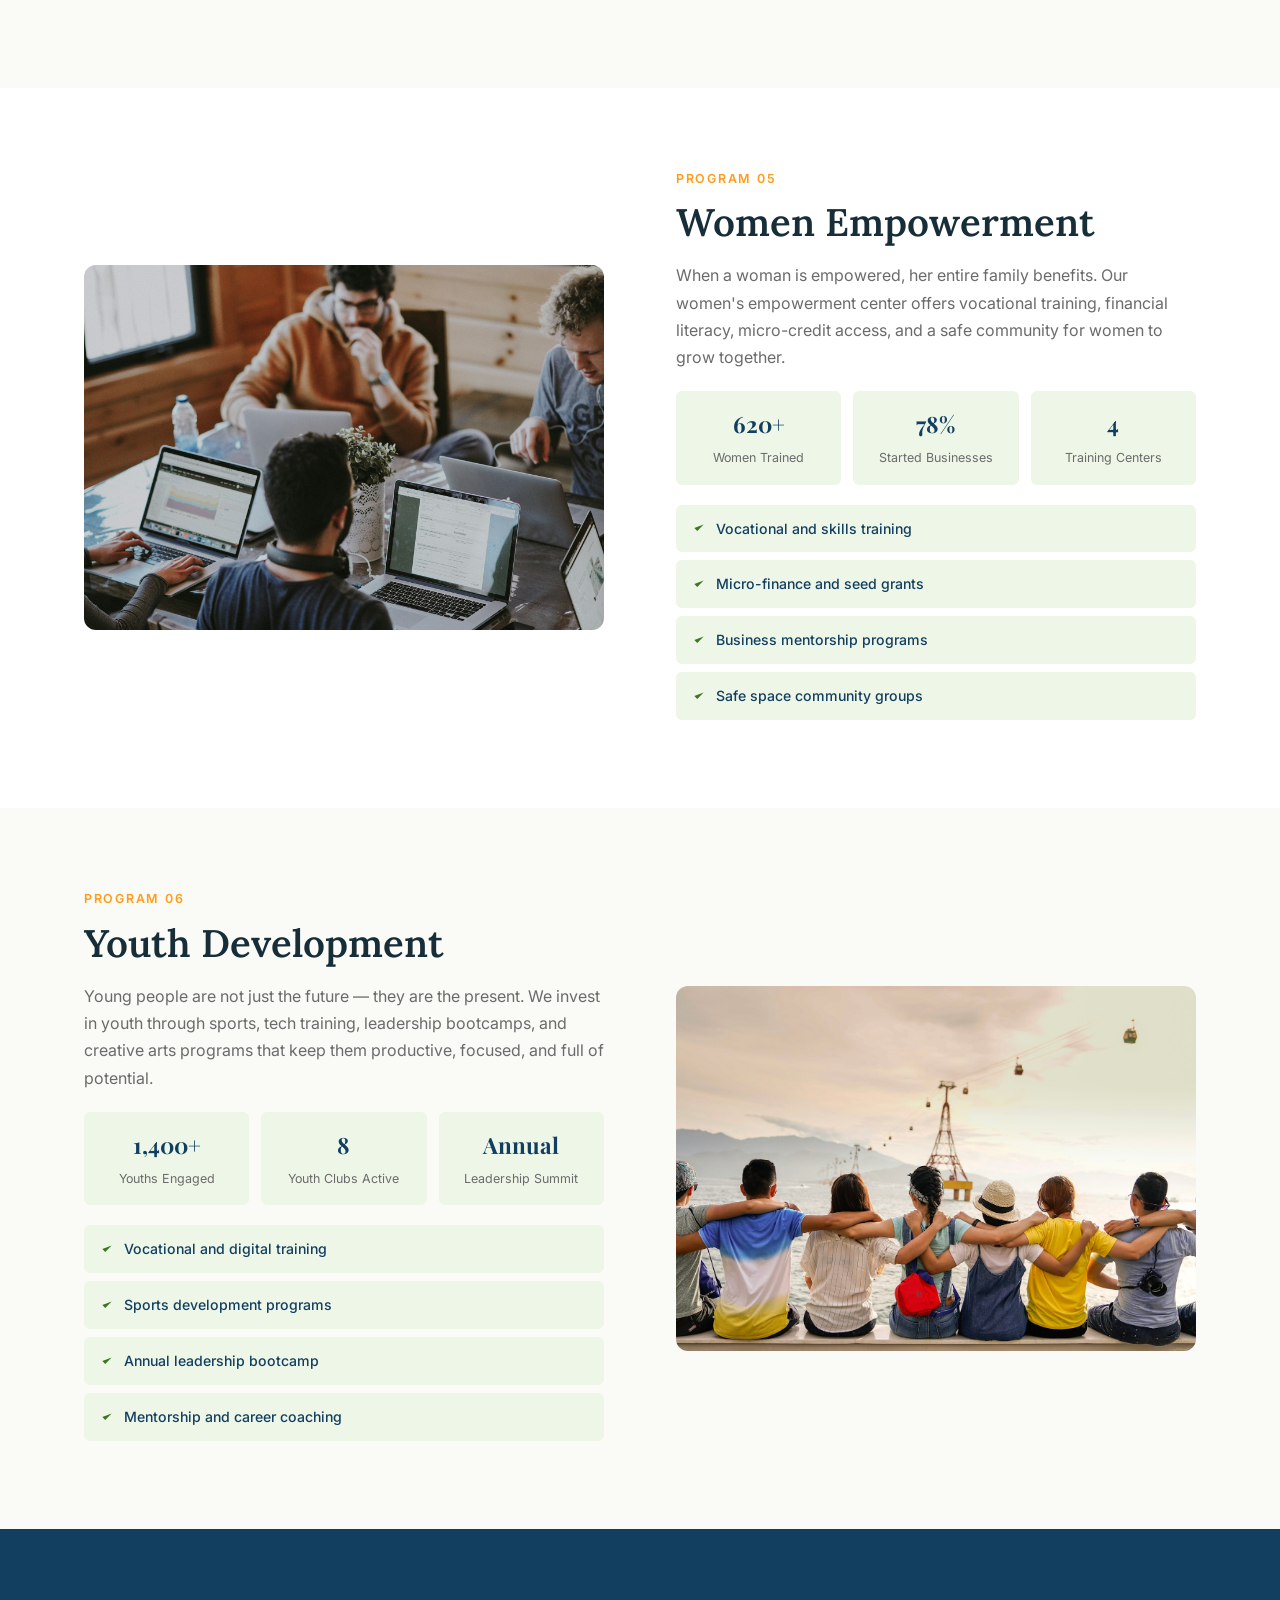
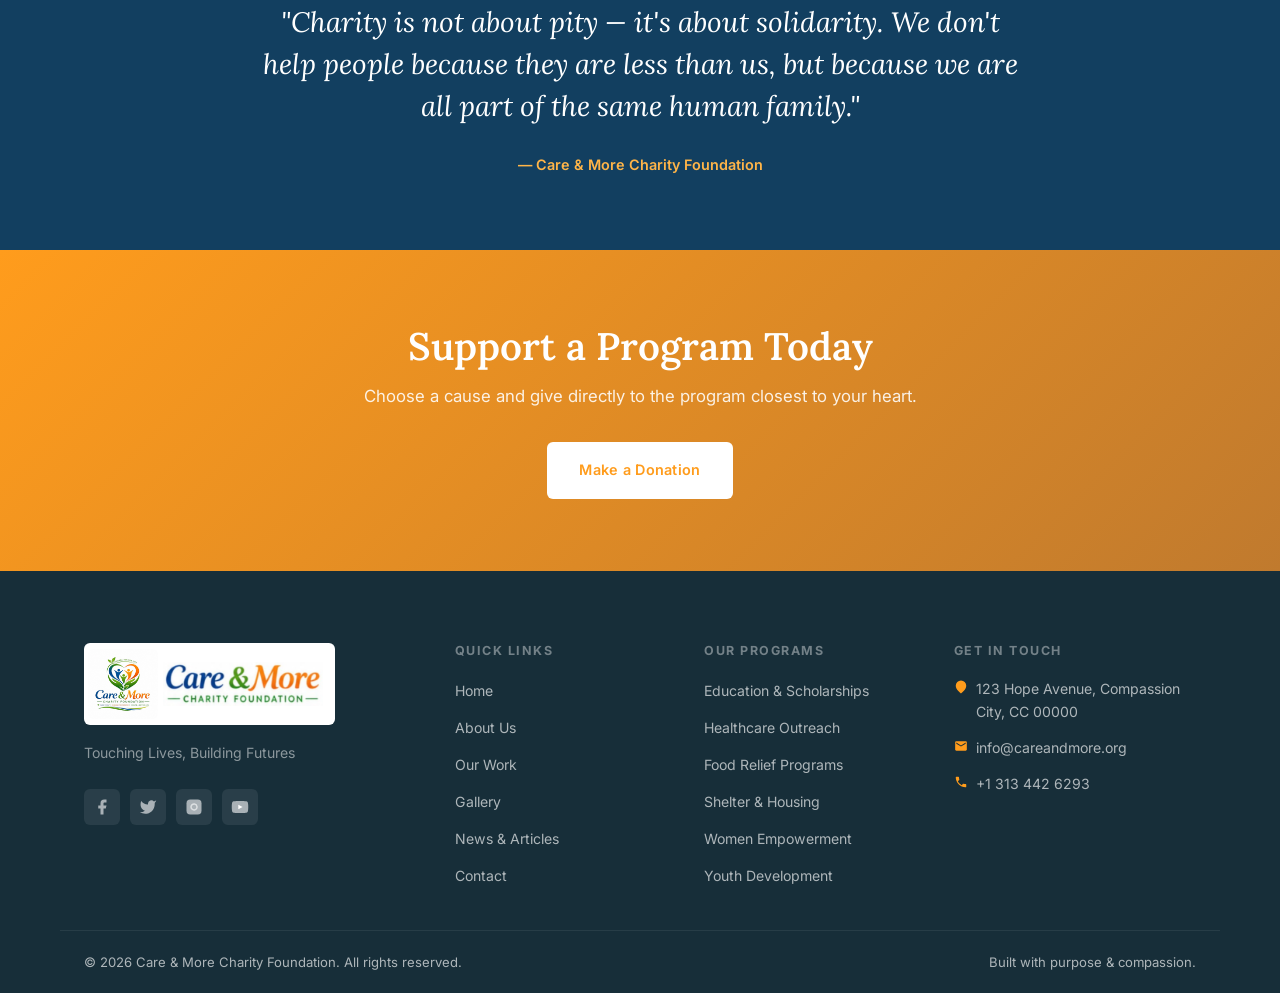
<file: services.html>
<!DOCTYPE html>

<html lang="en">
<head>
<meta charset="utf-8"/>
<meta content="width=device-width, initial-scale=1.0" name="viewport"/>
<title>Our Work — Care &amp; More Charity Foundation</title>
<meta content="Explore the programs and services of Care &amp; More Charity Foundation." name="description"/>
<link href="https://fonts.googleapis.com" rel="preconnect"/>
<link href="https://fonts.googleapis.com/css2?family=Lora:ital,wght@0,400;0,600;1,400&amp;family=Inter:wght@400;500;600&amp;family=Playfair+Display:wght@700&amp;display=swap" rel="stylesheet"/>
<link href="assets/css/main.css" rel="stylesheet"/>
</head>
<body class="page-services">
<!-- Top bar -->
<div class="topbar">
<div class="topbar-inner">
<span><svg fill="currentColor" height="14" viewbox="0 0 24 24" width="14"><path d="M20 4H4c-1.1 0-2 .9-2 2v12c0 1.1.9 2 2 2h16c1.1 0 2-.9 2-2V6c0-1.1-.9-2-2-2zm0 4l-8 5-8-5V6l8 5 8-5v2z"></path></svg> info@careandmore.org</span>
<span><svg fill="currentColor" height="14" viewbox="0 0 24 24" width="14"><path d="M6.6 10.8c1.4 2.8 3.8 5.1 6.6 6.6l2.2-2.2c.3-.3.7-.4 1-.2 1.1.4 2.3.6 3.6.6.6 0 1 .4 1 1V20c0 .6-.4 1-1 1-9.4 0-17-7.6-17-17 0-.6.4-1 1-1h3.5c.6 0 1 .4 1 1 0 1.3.2 2.5.6 3.6.1.3 0 .7-.2 1L6.6 10.8z"></path></svg> <a href="tel:+13134426293">+1 313 442 6293</a></span>
</div>
</div>
<!-- Main nav -->
<header class="site-header">
<div class="header-inner">
<a class="logo-link" href="index.html"><img class="foundation-logo" src="assets/images/logo.png" alt=""><img class="foundation-name" src="assets/images/foundation-name.png" alt="Care &amp; More Charity Foundation — home"></a>
<button aria-label="Open menu" class="nav-toggle" onclick="document.body.classList.toggle('nav-open')">
<span></span><span></span><span></span>
</button>
<nav class="main-nav" role="navigation">
<a class="" href="index.html">Home</a>
<a class="" href="about.html">About Us</a>
<a class="active" href="services.html">Our Work</a>
<a class="" href="gallery.html">Gallery</a>
<a class="" href="news.html">News</a>
<a class="" href="contact.html">Contact</a>
<a class="nav-donate" href="donate.html">Donate Now</a>
</nav>
</div>
</header>
<div class="page-hero">
<div class="container">
<div class="breadcrumb"><a href="index.html">Home</a> <span>/</span> Our Work</div>
<h1>Programs &amp; Services</h1>
<p>Six pillars. One purpose. Transforming lives from the ground up.</p>
</div>
</div>
<!-- Program highlight rows -->
<section class="section">
<div class="container">
<div class="about-grid" style="">
<img alt="School books, an apple and learning blocks" class="program-image" loading="lazy" src="assets/images/learning.jpg"/>
<div class="about-content" style="direction:ltr">
<span class="section-eyebrow">Program 01</span>
<h2>Education &amp; Scholarships</h2>
<p style="color:var(--ink-soft)">We believe education is the single most powerful tool for breaking cycles of poverty. Our scholarship fund supports primary, secondary, and tertiary students, covering school fees, books, uniforms, and exam registration.</p>
<div style="display:grid;grid-template-columns:repeat(3,1fr);gap:12px;margin:20px 0">
<div style="background:var(--green-pale);border-radius:var(--radius);padding:14px;text-align:center">
<strong style="font-family:'Playfair Display',serif;font-size:1.4rem;color:var(--green-deep);display:block">850+</strong>
<span style="font-size:0.78rem;color:var(--ink-soft)">Students Supported</span>
</div>
<div style="background:var(--green-pale);border-radius:var(--radius);padding:14px;text-align:center">
<strong style="font-family:'Playfair Display',serif;font-size:1.4rem;color:var(--green-deep);display:block">95%</strong>
<span style="font-size:0.78rem;color:var(--ink-soft)">Graduation Rate</span>
</div>
<div style="background:var(--green-pale);border-radius:var(--radius);padding:14px;text-align:center">
<strong style="font-family:'Playfair Display',serif;font-size:1.4rem;color:var(--green-deep);display:block">₦12M+</strong>
<span style="font-size:0.78rem;color:var(--ink-soft)">Disbursed Annually</span>
</div>
</div>
<ul style="margin-top:8px">
<li class="value-pill" style="margin-bottom:8px">
<svg fill="currentColor" height="14" viewbox="0 0 24 24" width="14"><polyline points="20 6 9 17 4 12"></polyline></svg>
                        Full school fee sponsorship                    </li>
<li class="value-pill" style="margin-bottom:8px">
<svg fill="currentColor" height="14" viewbox="0 0 24 24" width="14"><polyline points="20 6 9 17 4 12"></polyline></svg>
                        Learning materials provision                    </li>
<li class="value-pill" style="margin-bottom:8px">
<svg fill="currentColor" height="14" viewbox="0 0 24 24" width="14"><polyline points="20 6 9 17 4 12"></polyline></svg>
                        Mentorship and career guidance                    </li>
<li class="value-pill" style="margin-bottom:8px">
<svg fill="currentColor" height="14" viewbox="0 0 24 24" width="14"><polyline points="20 6 9 17 4 12"></polyline></svg>
                        University scholarship awards                    </li>
</ul>
</div>
</div>
</div>
</section>
<section class="section section-alt">
<div class="container">
<div class="about-grid" style="direction:rtl">
<img alt="A healthcare professional wearing a stethoscope" class="program-image" loading="lazy" src="assets/images/health.jpg"/>
<div class="about-content" style="direction:ltr">
<span class="section-eyebrow">Program 02</span>
<h2>Healthcare Outreach</h2>
<p style="color:var(--ink-soft)">Preventable illness should never determine a person's fate. Our mobile medical teams provide free consultations, medications, maternal health care, and health awareness campaigns in underserved communities.</p>
<div style="display:grid;grid-template-columns:repeat(3,1fr);gap:12px;margin:20px 0">
<div style="background:var(--green-pale);border-radius:var(--radius);padding:14px;text-align:center">
<strong style="font-family:'Playfair Display',serif;font-size:1.4rem;color:var(--green-deep);display:block">6,000+</strong>
<span style="font-size:0.78rem;color:var(--ink-soft)">Patients Seen</span>
</div>
<div style="background:var(--green-pale);border-radius:var(--radius);padding:14px;text-align:center">
<strong style="font-family:'Playfair Display',serif;font-size:1.4rem;color:var(--green-deep);display:block">14</strong>
<span style="font-size:0.78rem;color:var(--ink-soft)">Medical Camps Held</span>
</div>
<div style="background:var(--green-pale);border-radius:var(--radius);padding:14px;text-align:center">
<strong style="font-family:'Playfair Display',serif;font-size:1.4rem;color:var(--green-deep);display:block">Free</strong>
<span style="font-size:0.78rem;color:var(--ink-soft)">To All Beneficiaries</span>
</div>
</div>
<ul style="margin-top:8px">
<li class="value-pill" style="margin-bottom:8px">
<svg fill="currentColor" height="14" viewbox="0 0 24 24" width="14"><polyline points="20 6 9 17 4 12"></polyline></svg>
                        Free medical consultations                    </li>
<li class="value-pill" style="margin-bottom:8px">
<svg fill="currentColor" height="14" viewbox="0 0 24 24" width="14"><polyline points="20 6 9 17 4 12"></polyline></svg>
                        Medication and lab services                    </li>
<li class="value-pill" style="margin-bottom:8px">
<svg fill="currentColor" height="14" viewbox="0 0 24 24" width="14"><polyline points="20 6 9 17 4 12"></polyline></svg>
                        Prenatal and maternal care                    </li>
<li class="value-pill" style="margin-bottom:8px">
<svg fill="currentColor" height="14" viewbox="0 0 24 24" width="14"><polyline points="20 6 9 17 4 12"></polyline></svg>
                        Vaccination campaigns                    </li>
</ul>
</div>
</div>
</div>
</section>
<section class="section">
<div class="container">
<div class="about-grid" style="">
<img alt="Volunteers distributing grocery boxes" class="program-image" loading="lazy" src="assets/images/food.jpg"/>
<div class="about-content" style="direction:ltr">
<span class="section-eyebrow">Program 03</span>
<h2>Food Relief Programs</h2>
<p style="color:var(--ink-soft)">Hunger is immediate. Our response must be too. Weekly food packages, emergency ration distribution, and nutrition education programs ensure that no family in our service areas goes without a meal.</p>
<div style="display:grid;grid-template-columns:repeat(3,1fr);gap:12px;margin:20px 0">
<div style="background:var(--green-pale);border-radius:var(--radius);padding:14px;text-align:center">
<strong style="font-family:'Playfair Display',serif;font-size:1.4rem;color:var(--green-deep);display:block">3,200+</strong>
<span style="font-size:0.78rem;color:var(--ink-soft)">Families Fed</span>
</div>
<div style="background:var(--green-pale);border-radius:var(--radius);padding:14px;text-align:center">
<strong style="font-family:'Playfair Display',serif;font-size:1.4rem;color:var(--green-deep);display:block">52</strong>
<span style="font-size:0.78rem;color:var(--ink-soft)">Distributions Per Year</span>
</div>
<div style="background:var(--green-pale);border-radius:var(--radius);padding:14px;text-align:center">
<strong style="font-family:'Playfair Display',serif;font-size:1.4rem;color:var(--green-deep);display:block">12</strong>
<span style="font-size:0.78rem;color:var(--ink-soft)">Distribution Points</span>
</div>
</div>
<ul style="margin-top:8px">
<li class="value-pill" style="margin-bottom:8px">
<svg fill="currentColor" height="14" viewbox="0 0 24 24" width="14"><polyline points="20 6 9 17 4 12"></polyline></svg>
                        Weekly food pack distributions                    </li>
<li class="value-pill" style="margin-bottom:8px">
<svg fill="currentColor" height="14" viewbox="0 0 24 24" width="14"><polyline points="20 6 9 17 4 12"></polyline></svg>
                        Emergency relief during crises                    </li>
<li class="value-pill" style="margin-bottom:8px">
<svg fill="currentColor" height="14" viewbox="0 0 24 24" width="14"><polyline points="20 6 9 17 4 12"></polyline></svg>
                        Nutrition and health education                    </li>
<li class="value-pill" style="margin-bottom:8px">
<svg fill="currentColor" height="14" viewbox="0 0 24 24" width="14"><polyline points="20 6 9 17 4 12"></polyline></svg>
                        Child feeding programs                    </li>
</ul>
</div>
</div>
</div>
</section>
<section class="section section-alt">
<div class="container">
<div class="about-grid" style="direction:rtl">
<img alt="Residential buildings seen from below" class="program-image" loading="lazy" src="assets/images/housing.jpg"/>
<div class="about-content" style="direction:ltr">
<span class="section-eyebrow">Program 04</span>
<h2>Shelter &amp; Housing</h2>
<p style="color:var(--ink-soft)">Safe shelter is a fundamental human right. We support displaced families with emergency housing, provide roofing assistance to those in dilapidated homes, and partner with local authorities on low-income housing projects.</p>
<div style="display:grid;grid-template-columns:repeat(3,1fr);gap:12px;margin:20px 0">
<div style="background:var(--green-pale);border-radius:var(--radius);padding:14px;text-align:center">
<strong style="font-family:'Playfair Display',serif;font-size:1.4rem;color:var(--green-deep);display:block">180+</strong>
<span style="font-size:0.78rem;color:var(--ink-soft)">Homes Supported</span>
</div>
<div style="background:var(--green-pale);border-radius:var(--radius);padding:14px;text-align:center">
<strong style="font-family:'Playfair Display',serif;font-size:1.4rem;color:var(--green-deep);display:block">40+</strong>
<span style="font-size:0.78rem;color:var(--ink-soft)">Roofs Replaced</span>
</div>
<div style="background:var(--green-pale);border-radius:var(--radius);padding:14px;text-align:center">
<strong style="font-family:'Playfair Display',serif;font-size:1.4rem;color:var(--green-deep);display:block">3</strong>
<span style="font-size:0.78rem;color:var(--ink-soft)">Housing Projects</span>
</div>
</div>
<ul style="margin-top:8px">
<li class="value-pill" style="margin-bottom:8px">
<svg fill="currentColor" height="14" viewbox="0 0 24 24" width="14"><polyline points="20 6 9 17 4 12"></polyline></svg>
                        Emergency accommodation support                    </li>
<li class="value-pill" style="margin-bottom:8px">
<svg fill="currentColor" height="14" viewbox="0 0 24 24" width="14"><polyline points="20 6 9 17 4 12"></polyline></svg>
                        Home repair and roofing aid                    </li>
<li class="value-pill" style="margin-bottom:8px">
<svg fill="currentColor" height="14" viewbox="0 0 24 24" width="14"><polyline points="20 6 9 17 4 12"></polyline></svg>
                        Resettlement assistance                    </li>
<li class="value-pill" style="margin-bottom:8px">
<svg fill="currentColor" height="14" viewbox="0 0 24 24" width="14"><polyline points="20 6 9 17 4 12"></polyline></svg>
                        Widow/widower housing support                    </li>
</ul>
</div>
</div>
</div>
</section>
<section class="section">
<div class="container">
<div class="about-grid" style="">
<img alt="People collaborating around a table" class="program-image" loading="lazy" src="assets/images/skills.jpg"/>
<div class="about-content" style="direction:ltr">
<span class="section-eyebrow">Program 05</span>
<h2>Women Empowerment</h2>
<p style="color:var(--ink-soft)">When a woman is empowered, her entire family benefits. Our women's empowerment center offers vocational training, financial literacy, micro-credit access, and a safe community for women to grow together.</p>
<div style="display:grid;grid-template-columns:repeat(3,1fr);gap:12px;margin:20px 0">
<div style="background:var(--green-pale);border-radius:var(--radius);padding:14px;text-align:center">
<strong style="font-family:'Playfair Display',serif;font-size:1.4rem;color:var(--green-deep);display:block">620+</strong>
<span style="font-size:0.78rem;color:var(--ink-soft)">Women Trained</span>
</div>
<div style="background:var(--green-pale);border-radius:var(--radius);padding:14px;text-align:center">
<strong style="font-family:'Playfair Display',serif;font-size:1.4rem;color:var(--green-deep);display:block">78%</strong>
<span style="font-size:0.78rem;color:var(--ink-soft)">Started Businesses</span>
</div>
<div style="background:var(--green-pale);border-radius:var(--radius);padding:14px;text-align:center">
<strong style="font-family:'Playfair Display',serif;font-size:1.4rem;color:var(--green-deep);display:block">4</strong>
<span style="font-size:0.78rem;color:var(--ink-soft)">Training Centers</span>
</div>
</div>
<ul style="margin-top:8px">
<li class="value-pill" style="margin-bottom:8px">
<svg fill="currentColor" height="14" viewbox="0 0 24 24" width="14"><polyline points="20 6 9 17 4 12"></polyline></svg>
                        Vocational and skills training                    </li>
<li class="value-pill" style="margin-bottom:8px">
<svg fill="currentColor" height="14" viewbox="0 0 24 24" width="14"><polyline points="20 6 9 17 4 12"></polyline></svg>
                        Micro-finance and seed grants                    </li>
<li class="value-pill" style="margin-bottom:8px">
<svg fill="currentColor" height="14" viewbox="0 0 24 24" width="14"><polyline points="20 6 9 17 4 12"></polyline></svg>
                        Business mentorship programs                    </li>
<li class="value-pill" style="margin-bottom:8px">
<svg fill="currentColor" height="14" viewbox="0 0 24 24" width="14"><polyline points="20 6 9 17 4 12"></polyline></svg>
                        Safe space community groups                    </li>
</ul>
</div>
</div>
</div>
</section>
<section class="section section-alt">
<div class="container">
<div class="about-grid" style="direction:rtl">
<img alt="Young people sitting together outdoors" class="program-image" loading="lazy" src="assets/images/youth.jpg"/>
<div class="about-content" style="direction:ltr">
<span class="section-eyebrow">Program 06</span>
<h2>Youth Development</h2>
<p style="color:var(--ink-soft)">Young people are not just the future — they are the present. We invest in youth through sports, tech training, leadership bootcamps, and creative arts programs that keep them productive, focused, and full of potential.</p>
<div style="display:grid;grid-template-columns:repeat(3,1fr);gap:12px;margin:20px 0">
<div style="background:var(--green-pale);border-radius:var(--radius);padding:14px;text-align:center">
<strong style="font-family:'Playfair Display',serif;font-size:1.4rem;color:var(--green-deep);display:block">1,400+</strong>
<span style="font-size:0.78rem;color:var(--ink-soft)">Youths Engaged</span>
</div>
<div style="background:var(--green-pale);border-radius:var(--radius);padding:14px;text-align:center">
<strong style="font-family:'Playfair Display',serif;font-size:1.4rem;color:var(--green-deep);display:block">8</strong>
<span style="font-size:0.78rem;color:var(--ink-soft)">Youth Clubs Active</span>
</div>
<div style="background:var(--green-pale);border-radius:var(--radius);padding:14px;text-align:center">
<strong style="font-family:'Playfair Display',serif;font-size:1.4rem;color:var(--green-deep);display:block">Annual</strong>
<span style="font-size:0.78rem;color:var(--ink-soft)">Leadership Summit</span>
</div>
</div>
<ul style="margin-top:8px">
<li class="value-pill" style="margin-bottom:8px">
<svg fill="currentColor" height="14" viewbox="0 0 24 24" width="14"><polyline points="20 6 9 17 4 12"></polyline></svg>
                        Vocational and digital training                    </li>
<li class="value-pill" style="margin-bottom:8px">
<svg fill="currentColor" height="14" viewbox="0 0 24 24" width="14"><polyline points="20 6 9 17 4 12"></polyline></svg>
                        Sports development programs                    </li>
<li class="value-pill" style="margin-bottom:8px">
<svg fill="currentColor" height="14" viewbox="0 0 24 24" width="14"><polyline points="20 6 9 17 4 12"></polyline></svg>
                        Annual leadership bootcamp                    </li>
<li class="value-pill" style="margin-bottom:8px">
<svg fill="currentColor" height="14" viewbox="0 0 24 24" width="14"><polyline points="20 6 9 17 4 12"></polyline></svg>
                        Mentorship and career coaching                    </li>
</ul>
</div>
</div>
</div>
</section>
<section class="quote-section">
<div class="container">
<blockquote>
<p>"Charity is not about pity — it's about solidarity. We don't help people because they are less than us, but because we are all part of the same human family."</p>
<cite>— Care &amp; More Charity Foundation</cite>
</blockquote>
</div>
</section>
<section class="donate-cta">
<div class="container">
<h2>Support a Program Today</h2>
<p>Choose a cause and give directly to the program closest to your heart.</p>
<a class="btn" href="donate.html" style="background:var(--white);color:var(--amber)">Make a Donation</a>
</div>
</section>
<footer class="site-footer">
<div class="footer-grid">
<div class="footer-brand">
<a class="logo-link footer-logo" href="index.html"><img class="foundation-logo" src="assets/images/logo.png" alt=""><img class="foundation-name" src="assets/images/foundation-name.png" alt="Care &amp; More Charity Foundation — home"></a>
<p>Touching Lives, Building Futures</p>
<div class="social-links">
<a aria-label="Facebook" class="social-btn" href="#">
<svg fill="currentColor" height="18" viewbox="0 0 24 24" width="18"><path d="M18 2h-3a5 5 0 0 0-5 5v3H7v4h3v8h4v-8h3l1-4h-4V7a1 1 0 0 1 1-1h3z"></path></svg>
</a>
<a aria-label="Twitter" class="social-btn" href="#">
<svg fill="currentColor" height="18" viewbox="0 0 24 24" width="18"><path d="M23 3a10.9 10.9 0 0 1-3.14 1.53 4.48 4.48 0 0 0-7.86 3v1A10.66 10.66 0 0 1 3 4s-4 9 5 13a11.64 11.64 0 0 1-7 2c9 5 20 0 20-11.5a4.5 4.5 0 0 0-.08-.83A7.72 7.72 0 0 0 23 3z"></path></svg>
</a>
<a aria-label="Instagram" class="social-btn" href="#">
<svg fill="currentColor" height="18" viewbox="0 0 24 24" width="18"><rect height="20" rx="5" ry="5" width="20" x="2" y="2"></rect><path d="M16 11.37A4 4 0 1 1 12.63 8 4 4 0 0 1 16 11.37z" fill="none" stroke="currentColor" stroke-width="2"></path><line stroke="currentColor" stroke-width="2" x1="17.5" x2="17.51" y1="6.5" y2="6.5"></line></svg>
</a>
<a aria-label="YouTube" class="social-btn" href="#">
<svg fill="currentColor" height="18" viewbox="0 0 24 24" width="18"><path d="M22.54 6.42a2.78 2.78 0 0 0-1.95-1.96C18.88 4 12 4 12 4s-6.88 0-8.59.46a2.78 2.78 0 0 0-1.95 1.96A29 29 0 0 0 1 12a29 29 0 0 0 .46 5.58A2.78 2.78 0 0 0 3.41 19.6C5.12 20 12 20 12 20s6.88 0 8.59-.4a2.78 2.78 0 0 0 1.95-1.95A29 29 0 0 0 23 12a29 29 0 0 0-.46-5.58z"></path><polygon fill="white" points="9.75 15.02 15.5 12 9.75 8.98 9.75 15.02"></polygon></svg>
</a>
</div>
</div>
<div class="footer-col">
<h4>Quick Links</h4>
<ul>
<li><a href="index.html">Home</a></li>
<li><a href="about.html">About Us</a></li>
<li><a href="services.html">Our Work</a></li>
<li><a href="gallery.html">Gallery</a></li>
<li><a href="news.html">News &amp; Articles</a></li>
<li><a href="contact.html">Contact</a></li>
</ul>
</div>
<div class="footer-col">
<h4>Our Programs</h4>
<ul>
<li><a href="#">Education &amp; Scholarships</a></li>
<li><a href="#">Healthcare Outreach</a></li>
<li><a href="#">Food Relief Programs</a></li>
<li><a href="#">Shelter &amp; Housing</a></li>
<li><a href="#">Women Empowerment</a></li>
<li><a href="#">Youth Development</a></li>
</ul>
</div>
<div class="footer-col">
<h4>Get in Touch</h4>
<address>
<p><svg fill="currentColor" height="14" viewbox="0 0 24 24" width="14"><path d="M21 10c0 7-9 13-9 13s-9-6-9-13a9 9 0 0 1 18 0z"></path><circle cx="12" cy="10" r="3"></circle></svg> 123 Hope Avenue, Compassion City, CC 00000</p>
<p><svg fill="currentColor" height="14" viewbox="0 0 24 24" width="14"><path d="M20 4H4c-1.1 0-2 .9-2 2v12c0 1.1.9 2 2 2h16c1.1 0 2-.9 2-2V6c0-1.1-.9-2-2-2zm0 4l-8 5-8-5V6l8 5 8-5v2z"></path></svg> info@careandmore.org</p>
<p><svg fill="currentColor" height="14" viewbox="0 0 24 24" width="14"><path d="M6.6 10.8c1.4 2.8 3.8 5.1 6.6 6.6l2.2-2.2c.3-.3.7-.4 1-.2 1.1.4 2.3.6 3.6.6.6 0 1 .4 1 1V20c0 .6-.4 1-1 1-9.4 0-17-7.6-17-17 0-.6.4-1 1-1h3.5c.6 0 1 .4 1 1 0 1.3.2 2.5.6 3.6.1.3 0 .7-.2 1L6.6 10.8z"></path></svg> <a href="tel:+13134426293">+1 313 442 6293</a></p>
</address>
</div>
</div>
<div class="footer-bottom">
<p>© 2026 Care &amp; More Charity Foundation. All rights reserved.</p>
<p>Built with purpose &amp; compassion.</p>
</div>
</footer>
<script src="assets/js/main.js"></script>
</body>
</html>
</file>
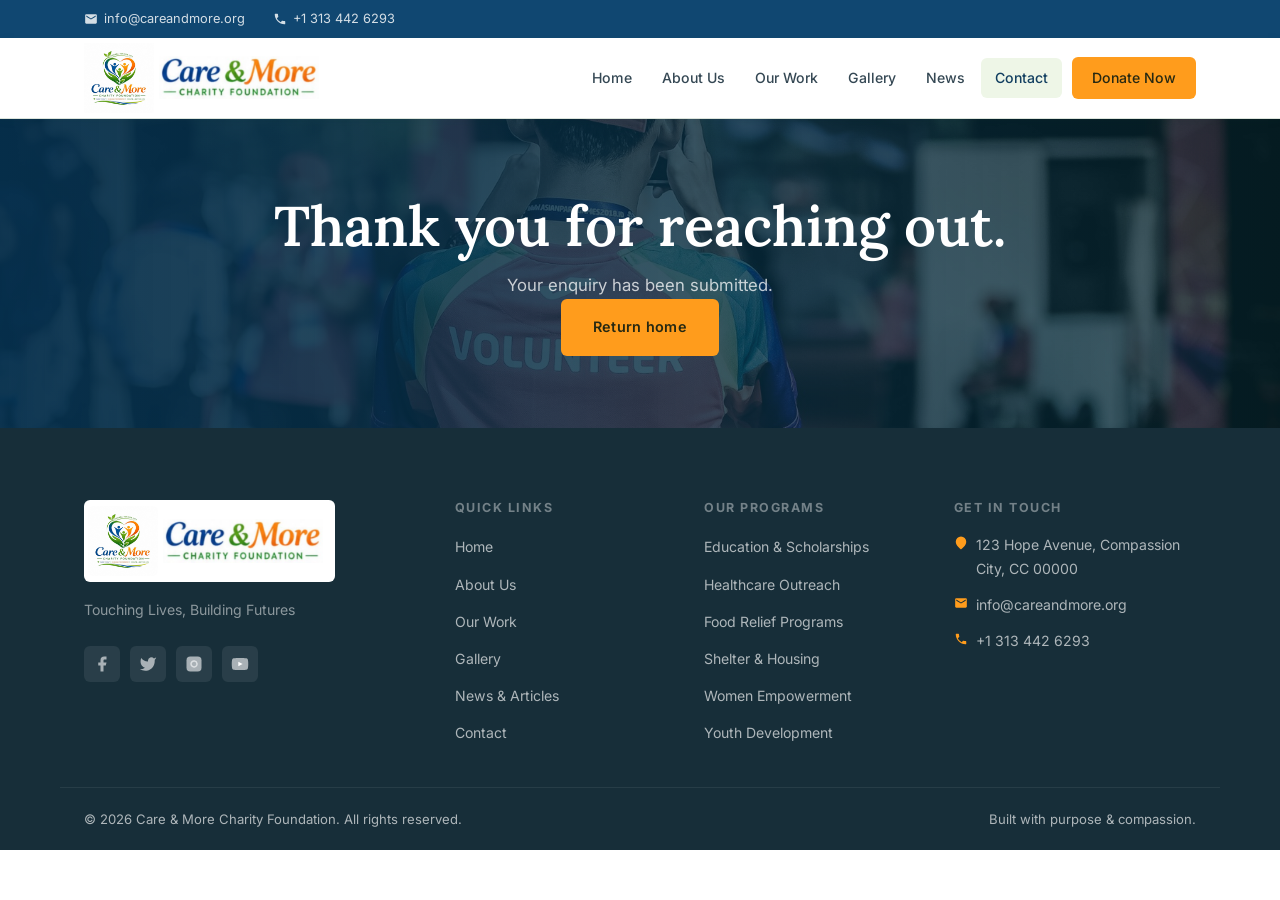
<file: thanks.html>
<!DOCTYPE html>

<html lang="en">
<head>
<meta charset="utf-8"/>
<meta content="width=device-width, initial-scale=1.0" name="viewport"/>
<title>Contact Us — Care &amp; More Charity Foundation</title>
<meta content="Get in touch with Care &amp; More Charity Foundation." name="description"/>
<link href="https://fonts.googleapis.com" rel="preconnect"/>
<link href="https://fonts.googleapis.com/css2?family=Lora:ital,wght@0,400;0,600;1,400&amp;family=Inter:wght@400;500;600&amp;family=Playfair+Display:wght@700&amp;display=swap" rel="stylesheet"/>
<link href="assets/css/main.css" rel="stylesheet"/>
</head>
<body class="page-contact">
<!-- Top bar -->
<div class="topbar">
<div class="topbar-inner">
<span><svg fill="currentColor" height="14" viewbox="0 0 24 24" width="14"><path d="M20 4H4c-1.1 0-2 .9-2 2v12c0 1.1.9 2 2 2h16c1.1 0 2-.9 2-2V6c0-1.1-.9-2-2-2zm0 4l-8 5-8-5V6l8 5 8-5v2z"></path></svg> info@careandmore.org</span>
<span><svg fill="currentColor" height="14" viewbox="0 0 24 24" width="14"><path d="M6.6 10.8c1.4 2.8 3.8 5.1 6.6 6.6l2.2-2.2c.3-.3.7-.4 1-.2 1.1.4 2.3.6 3.6.6.6 0 1 .4 1 1V20c0 .6-.4 1-1 1-9.4 0-17-7.6-17-17 0-.6.4-1 1-1h3.5c.6 0 1 .4 1 1 0 1.3.2 2.5.6 3.6.1.3 0 .7-.2 1L6.6 10.8z"></path></svg> <a href="tel:+13134426293">+1 313 442 6293</a></span>
</div>
</div>
<!-- Main nav -->
<header class="site-header">
<div class="header-inner">
<a class="logo-link" href="index.html"><img class="foundation-logo" src="assets/images/logo.png" alt=""><img class="foundation-name" src="assets/images/foundation-name.png" alt="Care &amp; More Charity Foundation — home"></a>
<button aria-label="Open menu" class="nav-toggle" onclick="document.body.classList.toggle('nav-open')">
<span></span><span></span><span></span>
</button>
<nav class="main-nav" role="navigation">
<a class="" href="index.html">Home</a>
<a class="" href="about.html">About Us</a>
<a class="" href="services.html">Our Work</a>
<a class="" href="gallery.html">Gallery</a>
<a class="" href="news.html">News</a>
<a class="active" href="contact.html">Contact</a>
<a class="nav-donate" href="donate.html">Donate Now</a>
</nav>
</div>
</header>
<main class="page-hero"><div class="container"><h1>Thank you for reaching out.</h1><p>Your enquiry has been submitted.</p><a class="btn btn-primary" href="index.html">Return home</a></div></main><footer class="site-footer">
<div class="footer-grid">
<div class="footer-brand">
<a class="logo-link footer-logo" href="index.html"><img class="foundation-logo" src="assets/images/logo.png" alt=""><img class="foundation-name" src="assets/images/foundation-name.png" alt="Care &amp; More Charity Foundation — home"></a>
<p>Touching Lives, Building Futures</p>
<div class="social-links">
<a aria-label="Facebook" class="social-btn" href="#">
<svg fill="currentColor" height="18" viewbox="0 0 24 24" width="18"><path d="M18 2h-3a5 5 0 0 0-5 5v3H7v4h3v8h4v-8h3l1-4h-4V7a1 1 0 0 1 1-1h3z"></path></svg>
</a>
<a aria-label="Twitter" class="social-btn" href="#">
<svg fill="currentColor" height="18" viewbox="0 0 24 24" width="18"><path d="M23 3a10.9 10.9 0 0 1-3.14 1.53 4.48 4.48 0 0 0-7.86 3v1A10.66 10.66 0 0 1 3 4s-4 9 5 13a11.64 11.64 0 0 1-7 2c9 5 20 0 20-11.5a4.5 4.5 0 0 0-.08-.83A7.72 7.72 0 0 0 23 3z"></path></svg>
</a>
<a aria-label="Instagram" class="social-btn" href="#">
<svg fill="currentColor" height="18" viewbox="0 0 24 24" width="18"><rect height="20" rx="5" ry="5" width="20" x="2" y="2"></rect><path d="M16 11.37A4 4 0 1 1 12.63 8 4 4 0 0 1 16 11.37z" fill="none" stroke="currentColor" stroke-width="2"></path><line stroke="currentColor" stroke-width="2" x1="17.5" x2="17.51" y1="6.5" y2="6.5"></line></svg>
</a>
<a aria-label="YouTube" class="social-btn" href="#">
<svg fill="currentColor" height="18" viewbox="0 0 24 24" width="18"><path d="M22.54 6.42a2.78 2.78 0 0 0-1.95-1.96C18.88 4 12 4 12 4s-6.88 0-8.59.46a2.78 2.78 0 0 0-1.95 1.96A29 29 0 0 0 1 12a29 29 0 0 0 .46 5.58A2.78 2.78 0 0 0 3.41 19.6C5.12 20 12 20 12 20s6.88 0 8.59-.4a2.78 2.78 0 0 0 1.95-1.95A29 29 0 0 0 23 12a29 29 0 0 0-.46-5.58z"></path><polygon fill="white" points="9.75 15.02 15.5 12 9.75 8.98 9.75 15.02"></polygon></svg>
</a>
</div>
</div>
<div class="footer-col">
<h4>Quick Links</h4>
<ul>
<li><a href="index.html">Home</a></li>
<li><a href="about.html">About Us</a></li>
<li><a href="services.html">Our Work</a></li>
<li><a href="gallery.html">Gallery</a></li>
<li><a href="news.html">News &amp; Articles</a></li>
<li><a href="contact.html">Contact</a></li>
</ul>
</div>
<div class="footer-col">
<h4>Our Programs</h4>
<ul>
<li><a href="#">Education &amp; Scholarships</a></li>
<li><a href="#">Healthcare Outreach</a></li>
<li><a href="#">Food Relief Programs</a></li>
<li><a href="#">Shelter &amp; Housing</a></li>
<li><a href="#">Women Empowerment</a></li>
<li><a href="#">Youth Development</a></li>
</ul>
</div>
<div class="footer-col">
<h4>Get in Touch</h4>
<address>
<p><svg fill="currentColor" height="14" viewbox="0 0 24 24" width="14"><path d="M21 10c0 7-9 13-9 13s-9-6-9-13a9 9 0 0 1 18 0z"></path><circle cx="12" cy="10" r="3"></circle></svg> 123 Hope Avenue, Compassion City, CC 00000</p>
<p><svg fill="currentColor" height="14" viewbox="0 0 24 24" width="14"><path d="M20 4H4c-1.1 0-2 .9-2 2v12c0 1.1.9 2 2 2h16c1.1 0 2-.9 2-2V6c0-1.1-.9-2-2-2zm0 4l-8 5-8-5V6l8 5 8-5v2z"></path></svg> info@careandmore.org</p>
<p><svg fill="currentColor" height="14" viewbox="0 0 24 24" width="14"><path d="M6.6 10.8c1.4 2.8 3.8 5.1 6.6 6.6l2.2-2.2c.3-.3.7-.4 1-.2 1.1.4 2.3.6 3.6.6.6 0 1 .4 1 1V20c0 .6-.4 1-1 1-9.4 0-17-7.6-17-17 0-.6.4-1 1-1h3.5c.6 0 1 .4 1 1 0 1.3.2 2.5.6 3.6.1.3 0 .7-.2 1L6.6 10.8z"></path></svg> <a href="tel:+13134426293">+1 313 442 6293</a></p>
</address>
</div>
</div>
<div class="footer-bottom">
<p>© 2026 Care &amp; More Charity Foundation. All rights reserved.</p>
<p>Built with purpose &amp; compassion.</p>
</div>
</footer>
<script src="assets/js/main.js"></script>
</body>
</html>
</file>
<file: assets/css/main.css>
/* ============================================================
   Care & More Charity Foundation — Main Stylesheet
   Palette: Deep forest green + warm amber gold + ivory cream
   Typography: Playfair Display (hero) · Lora (headings) · Inter (body)
   ============================================================ */

/* ── Tokens ─────────────────────────────────────────────── */
:root {
    --green-deep:   #1B4332;
    --green-mid:    #2D6A4F;
    --green-light:  #52B788;
    --green-pale:   #D8F3DC;
    --amber:        #D4893A;
    --amber-light:  #F4A950;
    --amber-pale:   #FDF0E0;
    --ivory:        #FAF7F2;
    --ink:          #1C1C1C;
    --ink-mid:      #3D3D3D;
    --ink-soft:     #6B6B6B;
    --rule:         #D9D4CA;
    --white:        #FFFFFF;
    --shadow-sm:    0 2px 8px rgba(27,67,50,0.08);
    --shadow-md:    0 6px 24px rgba(27,67,50,0.12);
    --shadow-lg:    0 16px 48px rgba(27,67,50,0.16);
    --radius:       6px;
    --radius-lg:    12px;
    --transition:   0.28s ease;
    --max-width:    1160px;
}

/* ── Reset ───────────────────────────────────────────────── */
*, *::before, *::after { box-sizing: border-box; margin: 0; padding: 0; }
html { scroll-behavior: smooth; }
body {
    font-family: 'Inter', system-ui, sans-serif;
    font-size: 16px;
    line-height: 1.7;
    color: var(--ink);
    background: var(--white);
    overflow-x: hidden;
}
img { max-width: 100%; height: auto; display: block; }
a { color: inherit; text-decoration: none; }
ul { list-style: none; }
address { font-style: normal; }
button { cursor: pointer; font-family: inherit; }

/* ── Typography ──────────────────────────────────────────── */
h1, h2, h3, h4, h5 {
    font-family: 'Lora', Georgia, serif;
    font-weight: 600;
    line-height: 1.25;
    color: var(--ink);
}
h1 { font-size: clamp(2rem, 4.5vw, 3.5rem); }
h2 { font-size: clamp(1.6rem, 3vw, 2.4rem); }
h3 { font-size: clamp(1.2rem, 2vw, 1.6rem); }
h4 { font-size: 1.1rem; }

.display-headline {
    font-family: 'Playfair Display', Georgia, serif;
    font-weight: 700;
    line-height: 1.15;
}
.section-eyebrow {
    font-family: 'Inter', sans-serif;
    font-size: 0.78rem;
    font-weight: 600;
    letter-spacing: 0.14em;
    text-transform: uppercase;
    color: var(--amber);
    margin-bottom: 0.6rem;
    display: block;
}

/* ── Layout helpers ──────────────────────────────────────── */
.container {
    max-width: var(--max-width);
    margin: 0 auto;
    padding: 0 24px;
}
.section { padding: 80px 0; }
.section-alt { background: var(--ivory); }
.section-green { background: var(--green-deep); color: var(--white); }
.section-green h2, .section-green h3, .section-green p { color: var(--white); }

.section-header { text-align: center; max-width: 680px; margin: 0 auto 56px; }
.section-header p { color: var(--ink-soft); margin-top: 12px; font-size: 1.05rem; }

/* ── Buttons ─────────────────────────────────────────────── */
.btn {
    display: inline-flex;
    align-items: center;
    gap: 8px;
    padding: 14px 30px;
    border-radius: var(--radius);
    font-weight: 600;
    font-size: 0.9rem;
    letter-spacing: 0.02em;
    transition: all var(--transition);
    border: 2px solid transparent;
}
.btn-primary {
    background: var(--amber);
    color: var(--white);
    border-color: var(--amber);
}
.btn-primary:hover {
    background: #c07a2e;
    border-color: #c07a2e;
    transform: translateY(-2px);
    box-shadow: 0 8px 20px rgba(212,137,58,0.35);
}
.btn-outline {
    background: transparent;
    color: var(--white);
    border-color: rgba(255,255,255,0.5);
}
.btn-outline:hover {
    background: rgba(255,255,255,0.12);
    border-color: var(--white);
}
.btn-green {
    background: var(--green-mid);
    color: var(--white);
    border-color: var(--green-mid);
}
.btn-green:hover {
    background: var(--green-deep);
    transform: translateY(-2px);
    box-shadow: 0 8px 20px rgba(45,106,79,0.35);
}

/* ── Top bar ─────────────────────────────────────────────── */
.topbar {
    background: var(--green-deep);
    color: rgba(255,255,255,0.82);
    font-size: 0.8rem;
    padding: 8px 0;
}
.topbar-inner {
    max-width: var(--max-width);
    margin: 0 auto;
    padding: 0 24px;
    display: flex;
    gap: 28px;
    flex-wrap: wrap;
}
.topbar-inner span {
    display: flex;
    align-items: center;
    gap: 6px;
}

/* ── Site Header ─────────────────────────────────────────── */
.site-header {
    position: sticky;
    top: 0;
    z-index: 900;
    background: var(--white);
    border-bottom: 1px solid var(--rule);
    box-shadow: var(--shadow-sm);
}
.header-inner {
    max-width: var(--max-width);
    margin: 0 auto;
    padding: 0 24px;
    display: flex;
    align-items: center;
    justify-content: space-between;
    height: 72px;
}
.logo-link { display: flex; align-items: center; }
.site-logo-img { height: 52px; width: auto; }
.site-logo-text {
    font-family: 'Playfair Display', Georgia, serif;
    font-size: 1.1rem;
    font-weight: 700;
    color: var(--green-deep);
    line-height: 1.2;
    max-width: 200px;
}
.main-nav {
    display: flex;
    align-items: center;
    gap: 2px;
}
.main-nav a {
    padding: 8px 14px;
    font-size: 0.88rem;
    font-weight: 500;
    color: var(--ink-mid);
    border-radius: var(--radius);
    transition: color var(--transition), background var(--transition);
}
.main-nav a:hover, .main-nav a.active {
    color: var(--green-deep);
    background: var(--green-pale);
}
.main-nav a.nav-donate {
    background: var(--amber);
    color: var(--white);
    padding: 9px 20px;
    border-radius: var(--radius);
    margin-left: 8px;
}
.main-nav a.nav-donate:hover {
    background: #c07a2e;
}
.nav-toggle {
    display: none;
    flex-direction: column;
    gap: 5px;
    background: none;
    border: none;
    padding: 6px;
}
.nav-toggle span {
    display: block;
    width: 24px;
    height: 2px;
    background: var(--ink);
    border-radius: 2px;
    transition: all var(--transition);
}

/* ── Hero ────────────────────────────────────────────────── */
.hero {
    position: relative;
    background: linear-gradient(135deg, var(--green-deep) 0%, #2D5A3D 55%, #1a3a28 100%);
    color: var(--white);
    overflow: hidden;
    min-height: 88vh;
    display: flex;
    align-items: center;
}
.hero::before {
    content: '';
    position: absolute;
    inset: 0;
    background: url("data:image/svg+xml,%3Csvg width='60' height='60' viewBox='0 0 60 60' xmlns='http://www.w3.org/2000/svg'%3E%3Cg fill='none' fill-rule='evenodd'%3E%3Cg fill='%23ffffff' fill-opacity='0.03'%3E%3Cpath d='M36 34v-4h-2v4h-4v2h4v4h2v-4h4v-2h-4zm0-30V0h-2v4h-4v2h4v4h2V6h4V4h-4zM6 34v-4H4v4H0v2h4v4h2v-4h4v-2H6zM6 4V0H4v4H0v2h4v4h2V6h4V4H6z'/%3E%3C/g%3E%3C/g%3E%3C/svg%3E");
    pointer-events: none;
}
.hero-blob {
    position: absolute;
    width: 500px;
    height: 500px;
    border-radius: 50%;
    background: radial-gradient(circle, rgba(82,183,136,0.18) 0%, transparent 70%);
    top: -100px;
    right: -80px;
}
.hero-blob-2 {
    position: absolute;
    width: 300px;
    height: 300px;
    border-radius: 50%;
    background: radial-gradient(circle, rgba(212,137,58,0.12) 0%, transparent 70%);
    bottom: -50px;
    left: 10%;
}
.hero-inner {
    position: relative;
    z-index: 2;
    max-width: var(--max-width);
    margin: 0 auto;
    padding: 80px 24px;
    display: grid;
    grid-template-columns: 1fr 1fr;
    gap: 60px;
    align-items: center;
}
.hero-content .eyebrow {
    display: inline-flex;
    align-items: center;
    gap: 8px;
    background: rgba(212,137,58,0.18);
    color: var(--amber-light);
    border: 1px solid rgba(212,137,58,0.3);
    padding: 6px 16px;
    border-radius: 100px;
    font-size: 0.8rem;
    font-weight: 600;
    letter-spacing: 0.1em;
    text-transform: uppercase;
    margin-bottom: 24px;
}
.hero-content h1 {
    color: var(--white);
    margin-bottom: 20px;
}
.hero-content h1 em {
    color: var(--amber-light);
    font-style: normal;
}
.hero-content p {
    font-size: 1.1rem;
    color: rgba(255,255,255,0.8);
    margin-bottom: 36px;
    max-width: 500px;
}
.hero-actions { display: flex; gap: 14px; flex-wrap: wrap; }
.hero-stats {
    display: flex;
    gap: 32px;
    margin-top: 48px;
    padding-top: 36px;
    border-top: 1px solid rgba(255,255,255,0.12);
}
.hero-stat-num {
    font-family: 'Playfair Display', serif;
    font-size: 2rem;
    font-weight: 700;
    color: var(--amber-light);
    display: block;
}
.hero-stat-label {
    font-size: 0.82rem;
    color: rgba(255,255,255,0.65);
}
.hero-visual {
    position: relative;
}
.hero-img-wrap {
    position: relative;
    border-radius: var(--radius-lg);
    overflow: hidden;
    box-shadow: var(--shadow-lg);
}
.hero-img-placeholder {
    background: linear-gradient(145deg, var(--green-mid), var(--green-light));
    height: 460px;
    display: flex;
    flex-direction: column;
    align-items: center;
    justify-content: center;
    color: rgba(255,255,255,0.6);
    gap: 12px;
    font-size: 0.9rem;
}
.hero-img-placeholder svg { opacity: 0.5; }
.hero-badge {
    position: absolute;
    bottom: -20px;
    left: -20px;
    background: var(--amber);
    color: var(--white);
    padding: 16px 20px;
    border-radius: var(--radius-lg);
    text-align: center;
    box-shadow: var(--shadow-md);
}
.hero-badge strong {
    font-family: 'Playfair Display', serif;
    font-size: 1.8rem;
    display: block;
}
.hero-badge span { font-size: 0.78rem; }

/* ── Impact Counter Strip ────────────────────────────────── */
.impact-strip {
    background: var(--amber);
    padding: 40px 0;
}
.impact-strip-inner {
    max-width: var(--max-width);
    margin: 0 auto;
    padding: 0 24px;
    display: grid;
    grid-template-columns: repeat(4, 1fr);
    gap: 0;
    text-align: center;
}
.impact-item {
    padding: 0 20px;
    border-right: 1px solid rgba(255,255,255,0.25);
}
.impact-item:last-child { border-right: none; }
.impact-num {
    font-family: 'Playfair Display', serif;
    font-size: 2.6rem;
    font-weight: 700;
    color: var(--white);
    display: block;
    line-height: 1;
}
.impact-label {
    font-size: 0.84rem;
    color: rgba(255,255,255,0.85);
    margin-top: 4px;
}

/* ── About Snippet ───────────────────────────────────────── */
.about-grid {
    display: grid;
    grid-template-columns: 1fr 1fr;
    gap: 72px;
    align-items: center;
}
.about-img-wrap {
    position: relative;
    border-radius: var(--radius-lg);
    overflow: hidden;
}
.about-img-placeholder {
    background: linear-gradient(145deg, var(--green-pale), var(--green-light));
    height: 440px;
    display: flex;
    align-items: center;
    justify-content: center;
    color: rgba(27,67,50,0.4);
    font-size: 0.9rem;
}
.about-accent {
    position: absolute;
    bottom: 20px;
    right: -24px;
    background: var(--green-deep);
    color: var(--white);
    padding: 20px 28px;
    border-radius: var(--radius-lg);
    text-align: center;
    box-shadow: var(--shadow-md);
}
.about-accent strong {
    font-family: 'Playfair Display', serif;
    font-size: 1.6rem;
    color: var(--amber-light);
    display: block;
}
.about-content h2 { margin-bottom: 16px; }
.about-content p { color: var(--ink-soft); margin-bottom: 16px; }
.about-values {
    display: grid;
    grid-template-columns: 1fr 1fr;
    gap: 14px;
    margin: 28px 0;
}
.value-pill {
    display: flex;
    align-items: center;
    gap: 10px;
    padding: 12px 16px;
    background: var(--green-pale);
    border-radius: var(--radius);
    font-size: 0.88rem;
    font-weight: 500;
    color: var(--green-deep);
}
.value-pill svg { flex-shrink: 0; color: var(--green-mid); }

/* ── Services / Programs ─────────────────────────────────── */
.services-grid {
    display: grid;
    grid-template-columns: repeat(3, 1fr);
    gap: 28px;
}
.service-card {
    background: var(--white);
    border: 1px solid var(--rule);
    border-radius: var(--radius-lg);
    padding: 32px 28px;
    transition: all var(--transition);
    position: relative;
    overflow: hidden;
}
.service-card::before {
    content: '';
    position: absolute;
    top: 0;
    left: 0;
    right: 0;
    height: 3px;
    background: var(--green-mid);
    transform: scaleX(0);
    transition: transform var(--transition);
    transform-origin: left;
}
.service-card:hover {
    transform: translateY(-5px);
    box-shadow: var(--shadow-md);
    border-color: var(--green-pale);
}
.service-card:hover::before { transform: scaleX(1); }
.service-icon {
    width: 52px;
    height: 52px;
    background: var(--green-pale);
    border-radius: 10px;
    display: flex;
    align-items: center;
    justify-content: center;
    margin-bottom: 20px;
    color: var(--green-deep);
}
.service-card h3 { margin-bottom: 10px; font-size: 1.15rem; }
.service-card p { color: var(--ink-soft); font-size: 0.92rem; }

/* ── Gallery Grid ────────────────────────────────────────── */
.gallery-grid {
    display: grid;
    grid-template-columns: repeat(auto-fill, minmax(280px, 1fr));
    gap: 16px;
}
.gallery-item {
    position: relative;
    border-radius: var(--radius-lg);
    overflow: hidden;
    background: var(--green-pale);
    aspect-ratio: 4/3;
    cursor: pointer;
}
.gallery-item img {
    width: 100%;
    height: 100%;
    object-fit: cover;
    transition: transform 0.4s ease;
}
.gallery-item:hover img { transform: scale(1.06); }
.gallery-overlay {
    position: absolute;
    inset: 0;
    background: linear-gradient(to top, rgba(27,67,50,0.75) 0%, transparent 60%);
    opacity: 0;
    transition: opacity var(--transition);
    display: flex;
    align-items: flex-end;
    padding: 16px;
    color: var(--white);
    font-size: 0.88rem;
    font-weight: 500;
}
.gallery-item:hover .gallery-overlay { opacity: 1; }
.gallery-placeholder {
    display: flex;
    align-items: center;
    justify-content: center;
    color: var(--green-mid);
    font-size: 0.85rem;
    text-align: center;
    padding: 20px;
    flex-direction: column;
    gap: 8px;
    height: 100%;
}

/* ── News / Articles ─────────────────────────────────────── */
.news-grid {
    display: grid;
    grid-template-columns: repeat(auto-fill, minmax(320px, 1fr));
    gap: 28px;
}
.news-card {
    background: var(--white);
    border: 1px solid var(--rule);
    border-radius: var(--radius-lg);
    overflow: hidden;
    transition: all var(--transition);
}
.news-card:hover {
    transform: translateY(-4px);
    box-shadow: var(--shadow-md);
}
.news-card-img {
    height: 200px;
    background: linear-gradient(145deg, var(--green-pale), var(--green-light));
    display: flex;
    align-items: center;
    justify-content: center;
    color: var(--green-mid);
    font-size: 0.85rem;
    overflow: hidden;
}
.news-card-img img {
    width: 100%;
    height: 100%;
    object-fit: cover;
}
.news-card-body { padding: 24px; }
.news-card-meta {
    display: flex;
    align-items: center;
    gap: 12px;
    margin-bottom: 10px;
    font-size: 0.8rem;
    color: var(--ink-soft);
}
.news-tag {
    background: var(--green-pale);
    color: var(--green-deep);
    padding: 3px 10px;
    border-radius: 100px;
    font-size: 0.75rem;
    font-weight: 600;
}
.news-card h3 { font-size: 1.05rem; margin-bottom: 8px; }
.news-card h3 a:hover { color: var(--green-mid); }
.news-card p { font-size: 0.88rem; color: var(--ink-soft); }
.read-more {
    display: inline-flex;
    align-items: center;
    gap: 6px;
    color: var(--amber);
    font-weight: 600;
    font-size: 0.85rem;
    margin-top: 14px;
    transition: gap var(--transition);
}
.read-more:hover { gap: 10px; }

/* ── Testimonial / Quote strip ───────────────────────────── */
.quote-section {
    background: var(--green-deep);
    padding: 72px 0;
    text-align: center;
}
.quote-section blockquote {
    max-width: 760px;
    margin: 0 auto;
}
.quote-section blockquote p {
    font-family: 'Lora', serif;
    font-size: clamp(1.2rem, 2.5vw, 1.75rem);
    color: var(--white);
    font-style: italic;
    line-height: 1.5;
    margin-bottom: 24px;
}
.quote-section blockquote cite {
    color: var(--amber-light);
    font-size: 0.9rem;
    font-style: normal;
    font-weight: 600;
}

/* ── Donate CTA ──────────────────────────────────────────── */
.donate-cta {
    background: linear-gradient(135deg, var(--amber) 0%, #c07a2e 100%);
    padding: 72px 0;
    text-align: center;
}
.donate-cta h2 { color: var(--white); margin-bottom: 12px; }
.donate-cta p { color: rgba(255,255,255,0.88); margin-bottom: 32px; font-size: 1.05rem; }
.donate-amounts {
    display: flex;
    justify-content: center;
    gap: 12px;
    flex-wrap: wrap;
    margin-bottom: 28px;
}
.donate-pill {
    background: rgba(255,255,255,0.18);
    color: var(--white);
    border: 2px solid rgba(255,255,255,0.35);
    padding: 10px 24px;
    border-radius: 100px;
    font-weight: 700;
    font-size: 1rem;
    cursor: pointer;
    transition: all var(--transition);
}
.donate-pill:hover, .donate-pill.selected {
    background: var(--white);
    color: var(--amber);
    border-color: var(--white);
}

/* ── Page hero (inner pages) ─────────────────────────────── */
.page-hero {
    background: linear-gradient(135deg, var(--green-deep) 0%, var(--green-mid) 100%);
    padding: 72px 0;
    color: var(--white);
    text-align: center;
}
.page-hero h1 { color: var(--white); margin-bottom: 10px; }
.page-hero p { color: rgba(255,255,255,0.75); font-size: 1.05rem; }
.breadcrumb {
    display: flex;
    justify-content: center;
    gap: 8px;
    font-size: 0.82rem;
    color: rgba(255,255,255,0.6);
    margin-bottom: 12px;
}
.breadcrumb a { color: var(--amber-light); }
.breadcrumb a:hover { text-decoration: underline; }

/* ── About page extras ───────────────────────────────────── */
.team-grid {
    display: grid;
    grid-template-columns: repeat(auto-fill, minmax(220px, 1fr));
    gap: 24px;
}
.team-card {
    text-align: center;
    background: var(--white);
    border-radius: var(--radius-lg);
    overflow: hidden;
    border: 1px solid var(--rule);
    transition: all var(--transition);
}
.team-card:hover { transform: translateY(-4px); box-shadow: var(--shadow-md); }
.team-avatar {
    height: 200px;
    background: linear-gradient(145deg, var(--green-pale), var(--green-light));
    display: flex;
    align-items: center;
    justify-content: center;
    color: var(--green-mid);
    font-size: 4rem;
}
.team-info { padding: 18px; }
.team-info h4 { margin-bottom: 4px; }
.team-info span { font-size: 0.82rem; color: var(--amber); font-weight: 600; }

.timeline { max-width: 720px; margin: 0 auto; position: relative; }
.timeline::before {
    content: '';
    position: absolute;
    left: 20px;
    top: 0;
    bottom: 0;
    width: 2px;
    background: var(--green-pale);
}
.timeline-item {
    display: flex;
    gap: 28px;
    padding: 0 0 40px 0;
    position: relative;
}
.timeline-dot {
    flex-shrink: 0;
    width: 42px;
    height: 42px;
    background: var(--green-mid);
    border-radius: 50%;
    display: flex;
    align-items: center;
    justify-content: center;
    color: var(--white);
    font-size: 0.75rem;
    font-weight: 700;
    position: relative;
    z-index: 1;
}
.timeline-content h4 { color: var(--green-deep); margin-bottom: 4px; }
.timeline-content p { font-size: 0.9rem; color: var(--ink-soft); }

/* ── Contact ─────────────────────────────────────────────── */
.contact-layout {
    display: grid;
    grid-template-columns: 1fr 1.4fr;
    gap: 60px;
    align-items: start;
}
.contact-info-card {
    background: var(--green-deep);
    color: var(--white);
    border-radius: var(--radius-lg);
    padding: 40px 36px;
}
.contact-info-card h3 { color: var(--white); margin-bottom: 8px; }
.contact-info-card p { color: rgba(255,255,255,0.75); margin-bottom: 32px; font-size: 0.92rem; }
.contact-detail {
    display: flex;
    gap: 14px;
    align-items: flex-start;
    margin-bottom: 24px;
}
.contact-detail-icon {
    width: 40px;
    height: 40px;
    background: rgba(255,255,255,0.12);
    border-radius: 8px;
    display: flex;
    align-items: center;
    justify-content: center;
    flex-shrink: 0;
    color: var(--amber-light);
}
.contact-detail-text span {
    font-size: 0.78rem;
    color: rgba(255,255,255,0.5);
    display: block;
    margin-bottom: 2px;
    text-transform: uppercase;
    letter-spacing: 0.08em;
}
.contact-detail-text p { color: var(--white); font-size: 0.92rem; margin: 0; }

/* ── Forms ───────────────────────────────────────────────── */
.form-card {
    background: var(--white);
    border: 1px solid var(--rule);
    border-radius: var(--radius-lg);
    padding: 40px 36px;
    box-shadow: var(--shadow-sm);
}
.form-card h3 { margin-bottom: 24px; }
.form-group { margin-bottom: 20px; }
.form-group label {
    display: block;
    font-size: 0.85rem;
    font-weight: 600;
    color: var(--ink-mid);
    margin-bottom: 6px;
}
.form-group input,
.form-group textarea,
.form-group select {
    width: 100%;
    padding: 12px 16px;
    border: 1.5px solid var(--rule);
    border-radius: var(--radius);
    font-family: 'Inter', sans-serif;
    font-size: 0.92rem;
    color: var(--ink);
    background: var(--ivory);
    transition: border-color var(--transition);
    outline: none;
}
.form-group input:focus,
.form-group textarea:focus,
.form-group select:focus {
    border-color: var(--green-mid);
    background: var(--white);
    box-shadow: 0 0 0 3px rgba(82,183,136,0.12);
}
.form-group textarea { resize: vertical; min-height: 120px; }
.form-row { display: grid; grid-template-columns: 1fr 1fr; gap: 16px; }
.flash-msg {
    padding: 12px 16px;
    border-radius: var(--radius);
    margin-bottom: 20px;
    font-size: 0.9rem;
    font-weight: 500;
}
.flash-success { background: var(--green-pale); color: var(--green-deep); }
.flash-error   { background: #fee2e2; color: #b91c1c; }

/* ── Footer ──────────────────────────────────────────────── */
.site-footer {
    background: var(--ink);
    color: rgba(255,255,255,0.65);
    padding: 72px 0 0;
}
.footer-grid {
    max-width: var(--max-width);
    margin: 0 auto;
    padding: 0 24px;
    display: grid;
    grid-template-columns: 1.6fr 1fr 1fr 1.2fr;
    gap: 48px;
}
.footer-brand .site-logo-text { color: var(--white); font-size: 1rem; }
.footer-brand p {
    margin: 14px 0 24px;
    font-size: 0.88rem;
    line-height: 1.7;
    color: rgba(255,255,255,0.5);
}
.social-links { display: flex; gap: 10px; }
.social-btn {
    width: 36px;
    height: 36px;
    background: rgba(255,255,255,0.08);
    border-radius: var(--radius);
    display: flex;
    align-items: center;
    justify-content: center;
    color: rgba(255,255,255,0.6);
    transition: all var(--transition);
}
.social-btn:hover {
    background: var(--green-mid);
    color: var(--white);
}
.footer-col h4 {
    font-family: 'Inter', sans-serif;
    font-size: 0.78rem;
    font-weight: 700;
    letter-spacing: 0.12em;
    text-transform: uppercase;
    color: rgba(255,255,255,0.4);
    margin-bottom: 18px;
}
.footer-col ul li + li { margin-top: 10px; }
.footer-col ul a {
    color: rgba(255,255,255,0.65);
    font-size: 0.88rem;
    transition: color var(--transition);
}
.footer-col ul a:hover { color: var(--amber-light); }
.footer-col address p {
    display: flex;
    gap: 8px;
    align-items: flex-start;
    font-size: 0.88rem;
    margin-bottom: 12px;
}
.footer-col address svg { flex-shrink: 0; margin-top: 3px; color: var(--amber); }
.footer-bottom {
    max-width: var(--max-width);
    margin: 40px auto 0;
    padding: 20px 24px;
    border-top: 1px solid rgba(255,255,255,0.07);
    display: flex;
    justify-content: space-between;
    align-items: center;
    font-size: 0.82rem;
    flex-wrap: wrap;
    gap: 8px;
}

/* ── Donate page ─────────────────────────────────────────── */
.donate-layout {
    display: grid;
    grid-template-columns: 1fr 1fr;
    gap: 60px;
    align-items: start;
}
.donate-info h2 { margin-bottom: 14px; }
.donate-info p { color: var(--ink-soft); margin-bottom: 16px; }
.impact-list { margin: 28px 0; }
.impact-row {
    display: flex;
    gap: 16px;
    align-items: flex-start;
    padding: 16px 0;
    border-bottom: 1px solid var(--rule);
}
.impact-row:last-child { border-bottom: none; }
.impact-icon {
    width: 44px;
    height: 44px;
    background: var(--green-pale);
    border-radius: 8px;
    display: flex;
    align-items: center;
    justify-content: center;
    flex-shrink: 0;
    color: var(--green-deep);
    font-size: 1.2rem;
}
.impact-row-text strong { display: block; font-size: 1.1rem; color: var(--amber); }
.impact-row-text span { font-size: 0.88rem; color: var(--ink-soft); }

/* ── Lightbox ────────────────────────────────────────────── */
.lightbox {
    display: none;
    position: fixed;
    inset: 0;
    background: rgba(0,0,0,0.9);
    z-index: 9999;
    align-items: center;
    justify-content: center;
}
.lightbox.open { display: flex; }
.lightbox img {
    max-width: 90vw;
    max-height: 85vh;
    object-fit: contain;
    border-radius: var(--radius);
}
.lightbox-close {
    position: absolute;
    top: 20px;
    right: 24px;
    color: var(--white);
    font-size: 2rem;
    background: none;
    border: none;
    cursor: pointer;
    opacity: 0.7;
}
.lightbox-close:hover { opacity: 1; }

/* ── Responsive ──────────────────────────────────────────── */
@media (max-width: 1024px) {
    .hero-inner { grid-template-columns: 1fr; }
    .hero-visual { display: none; }
    .about-grid { grid-template-columns: 1fr; }
    .about-img-wrap { display: none; }
    .services-grid { grid-template-columns: repeat(2,1fr); }
    .footer-grid { grid-template-columns: 1fr 1fr; gap: 36px; }
    .contact-layout { grid-template-columns: 1fr; }
    .donate-layout { grid-template-columns: 1fr; }
    .impact-strip-inner { grid-template-columns: repeat(2,1fr); gap: 20px; }
    .impact-item { border-right: none; border-bottom: 1px solid rgba(255,255,255,0.25); padding-bottom: 20px; }
    .impact-item:last-child { border-bottom: none; }
}
@media (max-width: 768px) {
    .section { padding: 56px 0; }
    .services-grid { grid-template-columns: 1fr; }
    .nav-toggle { display: flex; }
    .main-nav {
        position: fixed;
        top: 0;
        right: -100%;
        width: 260px;
        height: 100vh;
        background: var(--white);
        flex-direction: column;
        align-items: flex-start;
        padding: 80px 24px 40px;
        gap: 4px;
        box-shadow: var(--shadow-lg);
        transition: right var(--transition);
        z-index: 800;
    }
    body.nav-open .main-nav { right: 0; }
    .main-nav a { width: 100%; padding: 12px 16px; }
    .main-nav a.nav-donate { margin: 8px 0 0; text-align: center; }
    .footer-grid { grid-template-columns: 1fr; }
    .form-row { grid-template-columns: 1fr; }
    .hero-stats { flex-direction: column; gap: 16px; }
    .about-values { grid-template-columns: 1fr; }
    .impact-strip-inner { grid-template-columns: 1fr 1fr; }
}
/* Foundation identity: leaf green, cobalt blue and marigold orange. */
:root{--green-deep:#123f60;--green-mid:#397721;--green-light:#78ae37;--green-pale:#eef6e7;--amber:#ff9c1c;--amber-light:#ffb548;--amber-pale:#fff4df;--ivory:#fafbf7;--ink:#172e39;--ink-mid:#354854;--rule:#dce4dc}
.topbar{background:#104771}.header-inner{height:80px}.logo-link{gap:11px}.site-header .site-logo-img{height:54px}.wordmark{font-family:Georgia,serif;font-weight:bold;letter-spacing:-.055em;font-size:26px;line-height:1.04;color:#0a4a79}.wordmark span{color:#4e8d26}.wordmark small{display:block;font:700 9px/1.5 Inter,Arial,sans-serif;letter-spacing:1.9px;color:#42772a}.main-nav .nav-donate,.btn-primary{background:var(--amber)!important;color:#272912!important;border-color:transparent}.btn-primary:hover,.main-nav .nav-donate:hover{background:#ffb647!important}.hero{min-height:540px;background:linear-gradient(90deg,rgba(4,27,35,.92) 0%,rgba(5,29,33,.81) 28%,rgba(7,26,30,.37) 57%,rgba(3,18,21,.02) 90%),url(../images/community.jpg) center 39%/cover}.hero::before{display:none}.hero-inner{width:100%;display:block;padding:62px 24px 68px}.hero-content{max-width:620px}.hero-content h1{font-size:clamp(3rem,5.1vw,5.25rem);line-height:1.03;letter-spacing:-.045em}.hero-content h1 em{font-style:italic}.hero-content .eyebrow{background:transparent;border:0;padding:0;font-size:.67rem;letter-spacing:.15em;color:#fff1cd}.hero-content .eyebrow svg{color:#ffae30}.hero-content p{color:#fff;font-size:1.02rem;max-width:465px}.hero-sign{position:absolute;bottom:22px;right:5%;color:#fff;font:700 10px/1.2 Inter,Arial,sans-serif;letter-spacing:.12em;text-shadow:0 1px 4px #111}.hero-sign i{display:inline-block;width:24px;height:2px;background:#ffae30;vertical-align:middle;margin-right:8px}.hero-sign b{margin:0 6px;color:#ffae30}.impact-strip{background:#0e4973;padding:25px 0;border-bottom:4px solid #81ac39}.impact-num{color:white;font-size:2.25rem}.impact-label{color:#e8f1f5}.story-image,.program-image{width:100%;height:365px;object-fit:cover;border-radius:var(--radius-lg)}.about-img-wrap{display:block}.gallery-item{border:0}.gallery-overlay{opacity:1}.gallery-grid[hidden]{display:none}.page-hero{background:linear-gradient(90deg,rgba(5,47,76,.95),rgba(7,40,49,.67)),var(--scene,url(../images/volunteers.jpg)) center 43%/cover}.page-services{--scene:url(../images/learning.jpg)}.page-gallery{--scene:url(../images/youth.jpg)}.page-donate{--scene:url(../images/food.jpg)}.page-news{--scene:url(../images/skills.jpg)}.news-card-img img{width:100%;height:100%;object-fit:cover}.footer-logo img{background:white;border-radius:6px}.topbar a:hover{text-decoration:underline}.nav-toggle{z-index:801}[hidden]{display:none!important}
@media(min-width:769px) and (max-width:950px){.main-nav a{padding:7px;font-size:.8rem}.wordmark{font-size:21px}.header-inner{padding:0 15px}}@media(max-width:768px){.hero{background-position:58% center;min-height:490px}.hero-inner{padding:48px 22px 64px}.hero-content{max-width:440px}.hero-sign{font-size:8px}.header-inner{height:69px}.site-header .site-logo-img{height:44px}.wordmark{font-size:22px}.story-image,.program-image{height:260px}.impact-item{border-bottom:0;padding:8px}.impact-strip{padding:17px 0}.topbar-inner{flex-wrap:wrap}.about-grid{gap:26px}}
/* Supplied artwork: full foundation seal and companion nameplate. */
.logo-link:has(.foundation-logo){display:inline-flex;align-items:center;gap:5px;background:#fff;width:fit-content;max-width:100%;flex-shrink:0}.logo-link .foundation-logo{width:70px;height:70px;object-fit:contain}.logo-link .foundation-name{width:160px;height:auto}.footer-logo:has(.foundation-logo){padding:6px 12px 6px 4px;border-radius:6px}.footer-logo .foundation-name{background:white;border-radius:0}@media(max-width:960px){.logo-link .foundation-logo{width:56px;height:56px}.logo-link .foundation-name{width:132px}}@media(min-width:769px) and (max-width:850px){.main-nav a{padding-inline:5px}.main-nav a.nav-donate{padding-inline:10px;margin-left:2px}}
</file>
